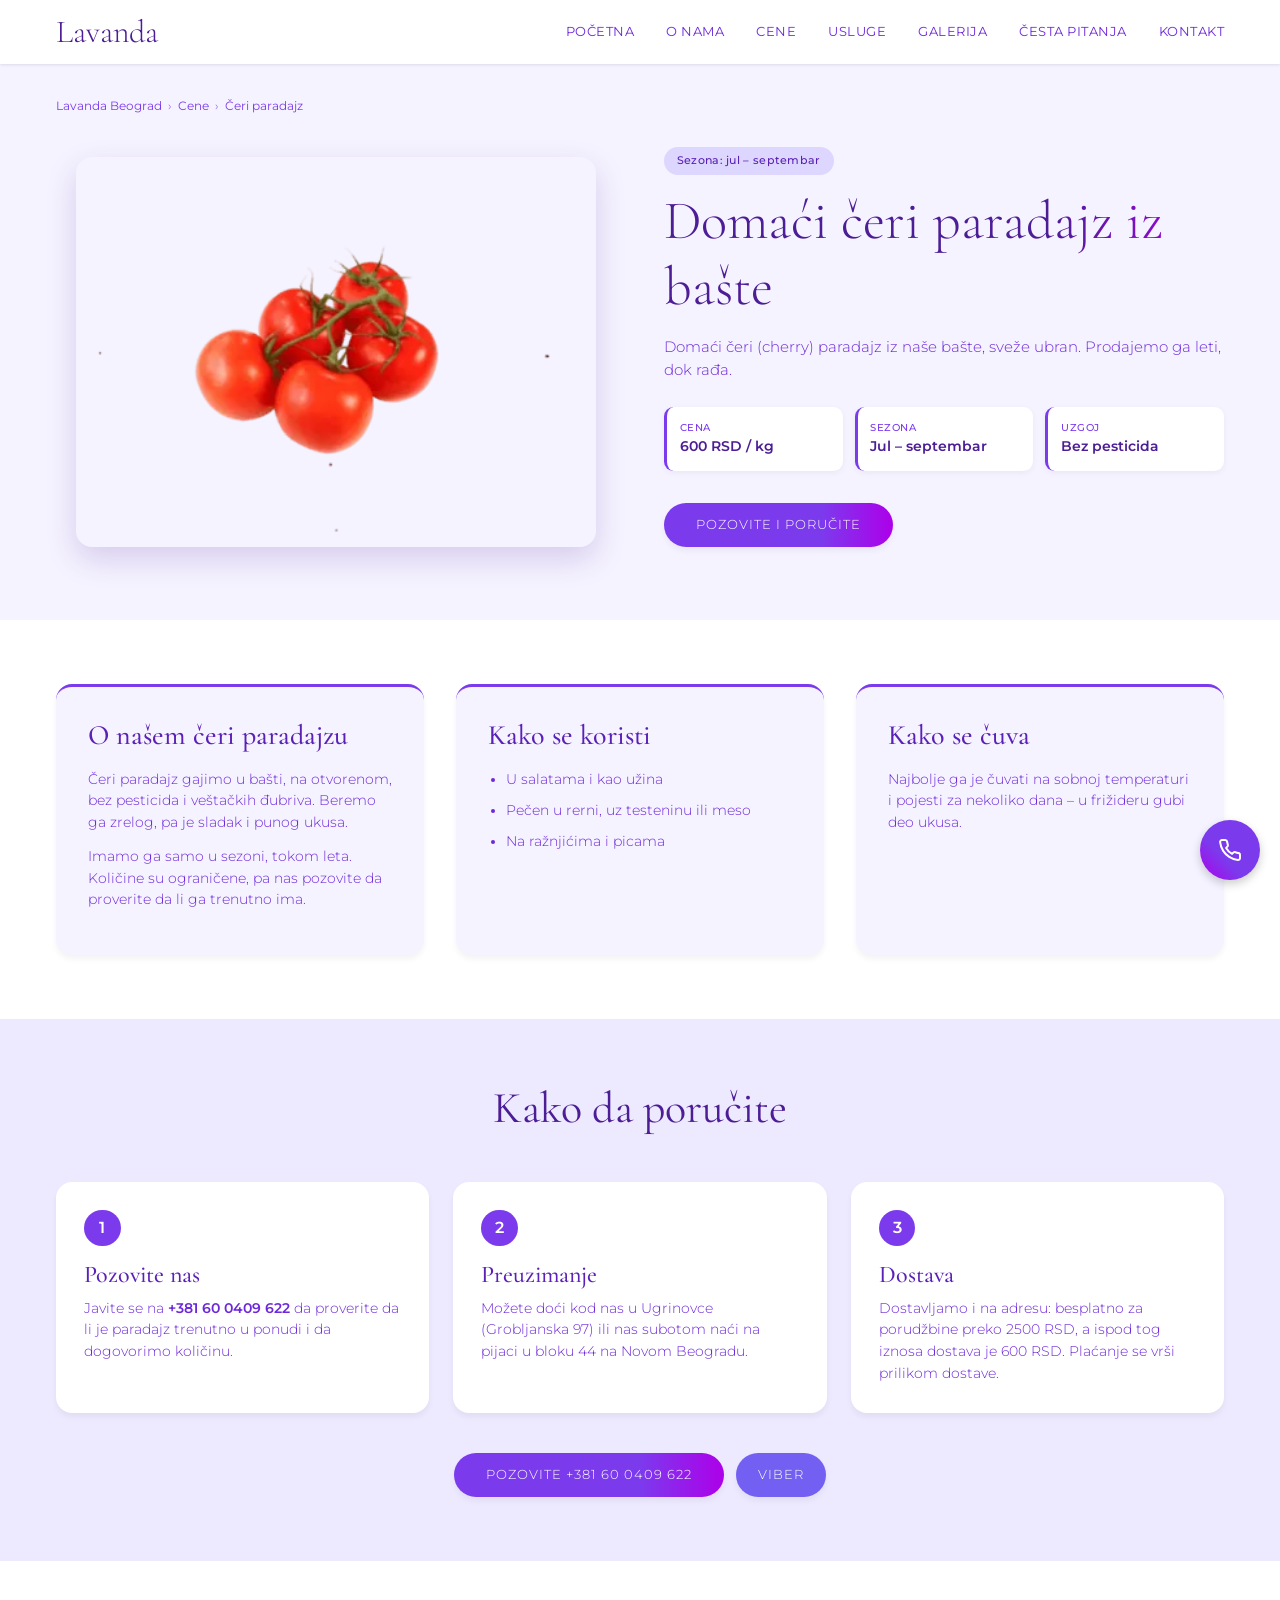
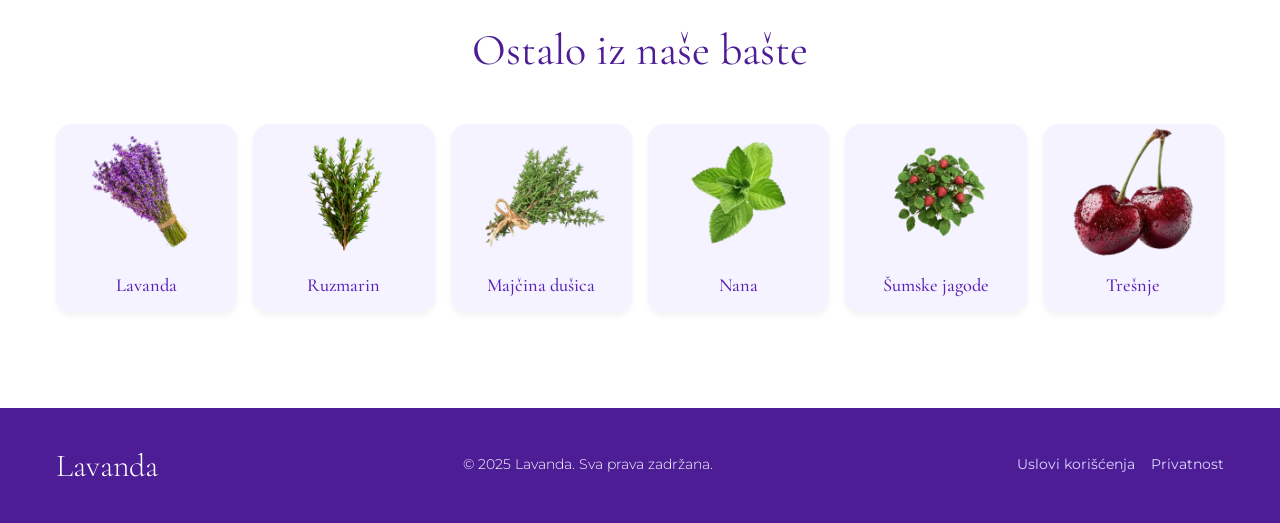
<file: ceri-paradajz.html>
<!DOCTYPE html>
<!--
  Autorska prava: Lavanda Beograd (lavandabeograd.com)
  Sajt napravio: Izrada sajtova RS - https://izrada-sajtova-rs.com/
-->
<html lang="sr">
<head>
  <meta charset="UTF-8">
  <meta name="viewport" content="width=device-width, initial-scale=1.0">
  <title>Čeri paradajz Beograd - prodaja domaćeg cherry paradajza | Lavanda Beograd</title>
  <meta name="description" content="Domaći čeri (cherry) paradajz iz naše bašte u Ugrinovcima kod Beograda, sveže ubran. Bez pesticida i veštačkih đubriva. Prodaja u letnjoj sezoni.">

  <!-- Canonical URL -->
  <link rel="canonical" href="https://lavandabeograd.com/ceri-paradajz">

  <!-- Favicon -->
  <link rel="apple-touch-icon" sizes="180x180" href="logo/favicon-180x180w.png">
  <link rel="icon" type="image/png" sizes="32x32" href="logo/favicon-32x32w.png">
  <link rel="icon" type="image/png" sizes="16x16" href="logo/favicon-16x16w.png">
  <meta name="theme-color" content="#ddd6fe">

  <!-- Open Graph / Facebook -->
  <meta property="og:type" content="website">
  <meta property="og:url" content="https://lavandabeograd.com/ceri-paradajz">
  <meta property="og:title" content="Čeri paradajz Beograd - prodaja domaćeg cherry paradajza">
  <meta property="og:description" content="Domaći čeri (cherry) paradajz iz naše bašte u Ugrinovcima kod Beograda, sveže ubran. Bez pesticida i veštačkih đubriva. Prodaja u letnjoj sezoni.">
  <meta property="og:image" content="https://lavandabeograd.com/slike/cherry-tomato-paradajz-beograd.png">
  <meta property="og:locale" content="sr_RS">
  <meta property="og:site_name" content="Lavanda Beograd">

  <!-- Twitter -->
  <meta name="twitter:card" content="summary_large_image">
  <meta name="twitter:title" content="Čeri paradajz Beograd - prodaja domaćeg cherry paradajza">
  <meta name="twitter:description" content="Domaći čeri (cherry) paradajz iz naše bašte u Ugrinovcima kod Beograda, sveže ubran. Bez pesticida i veštačkih đubriva. Prodaja u letnjoj sezoni.">
  <meta name="twitter:image" content="https://lavandabeograd.com/slike/cherry-tomato-paradajz-beograd.png">


  <!-- CSS -->
  <link rel="stylesheet" href="css/style.css">

<script type="application/ld+json">
{
  "@context": "https://schema.org",
  "@type": "BreadcrumbList",
  "itemListElement": [
    { "@type": "ListItem", "position": 1, "name": "Lavanda Beograd", "item": "https://lavandabeograd.com/" },
    { "@type": "ListItem", "position": 2, "name": "Čeri paradajz", "item": "https://lavandabeograd.com/ceri-paradajz" }
  ]
}
</script>

<script type="application/ld+json">
{
  "@context": "https://schema.org",
  "@type": "Product",
  "name": "Čeri (cherry) paradajz",
  "image": "https://lavandabeograd.com/slike/cherry-tomato-paradajz-beograd.png",
  "description": "Domaći čeri (cherry) paradajz iz naše bašte u Ugrinovcima kod Beograda, sveže ubran. Bez pesticida i veštačkih đubriva. Prodaja u letnjoj sezoni.",
  "offers": {
    "@type": "Offer",
    "priceCurrency": "RSD",
    "price": "600",
    "availability": "https://schema.org/OutOfStock",
    "url": "https://lavandabeograd.com/ceri-paradajz"
  }
}
</script>

<!-- Google tag (gtag.js) -->
<script async src="https://www.googletagmanager.com/gtag/js?id=G-FERK45RCCM"></script>
<script>
  window.dataLayer = window.dataLayer || [];
  function gtag(){dataLayer.push(arguments);}
  gtag('js', new Date());

  gtag('config', 'G-FERK45RCCM');
</script>
</head>
<body>
  <header class="sticky-header">
    <div class="container header-container">
      <a href="/" class="logo">
        <span class="logo-text">Lavanda</span>
      </a>
      <nav class="main-nav" id="main-nav">
        <ul class="nav-list">
          <li><a href="/" class="nav-link">Početna</a></li>
          <li><a href="/#o-nama" class="nav-link">O nama</a></li>
          <li><a href="/#cene" class="nav-link">Cene</a></li>
          <li><a href="/#usluge" class="nav-link">Usluge</a></li>
          <li><a href="/#galerija" class="nav-link">Galerija</a></li>
          <li><a href="/#faq" class="nav-link">Česta pitanja</a></li>
          <li><a href="/#kontakt" class="nav-link">Kontakt</a></li>
        </ul>
      </nav>
      <button class="mobile-menu-btn" id="mobile-menu-btn" aria-label="Otvori meni">
        <svg xmlns="http://www.w3.org/2000/svg" width="24" height="24" viewBox="0 0 24 24" fill="none" stroke="currentColor" stroke-width="2" stroke-linecap="round" stroke-linejoin="round">
          <line x1="3" y1="12" x2="21" y2="12"></line>
          <line x1="3" y1="6" x2="21" y2="6"></line>
          <line x1="3" y1="18" x2="21" y2="18"></line>
        </svg>
      </button>
    </div>
  </header>

  <main>
    <!-- Hero -->
    <section class="plant-hero">
      <div class="container">
        <nav class="breadcrumb" aria-label="Putanja">
          <a href="/">Lavanda Beograd</a><span>&rsaquo;</span><a href="/#cene">Cene</a><span>&rsaquo;</span>Čeri paradajz
        </nav>
        <div class="plant-hero-grid">
          <div class="plant-hero-image">
            <img src="slike/cherry-tomato-paradajz-beograd.webp" alt="Čeri paradajz prodaja Beograd" width="400" height="300">
          </div>
          <div class="plant-hero-body">
            <span class="season-badge season-inline" data-season="7-9">Sezona: jul – septembar</span>
            <h1 class="plant-title">Domaći čeri paradajz iz bašte</h1>
            <p class="plant-lead">Domaći čeri (cherry) paradajz iz naše bašte, sveže ubran. Prodajemo ga leti, dok rađa.</p>
            <div class="plant-facts">
              <div class="plant-fact">
                <span class="plant-fact-label">Cena</span>
                <span class="plant-fact-value">600 RSD / kg</span>
              </div>
              <div class="plant-fact">
                <span class="plant-fact-label">Sezona</span>
                <span class="plant-fact-value">Jul – septembar</span>
              </div>
              <div class="plant-fact">
                <span class="plant-fact-label">Uzgoj</span>
                <span class="plant-fact-value">Bez pesticida</span>
              </div>
            </div>
            <a href="tel:+381600409622" class="btn btn-primary pulse-btn trackcall">Pozovite i poručite</a>
          </div>
        </div>
      </div>
    </section>

    <!-- O biljci -->
    <section class="plant-details">
      <div class="container">
        <div class="plant-details-grid">
          <div class="plant-info-card">
            <h2>O našem čeri paradajzu</h2>
            <p>Čeri paradajz gajimo u bašti, na otvorenom, bez pesticida i veštačkih đubriva. Beremo ga zrelog, pa je sladak i punog ukusa.</p>
            <p>Imamo ga samo u sezoni, tokom leta. Količine su ograničene, pa nas pozovite da proverite da li ga trenutno ima.</p>
          </div>
          <div class="plant-info-card">
            <h2>Kako se koristi</h2>
            <ul>
              <li>U salatama i kao užina</li>
              <li>Pečen u rerni, uz testeninu ili meso</li>
              <li>Na ražnjićima i picama</li>
            </ul>
          </div>
          <div class="plant-info-card">
            <h2>Kako se čuva</h2>
            <p>Najbolje ga je čuvati na sobnoj temperaturi i pojesti za nekoliko dana – u frižideru gubi deo ukusa.</p>
          </div>
        </div>
      </div>
    </section>

    <!-- Kako poručiti -->
    <section class="plant-order">
      <div class="container">
        <h2 class="section-title">Kako da poručite</h2>
        <div class="order-steps">
          <div class="order-step">
            <div class="order-step-number">1</div>
            <h3>Pozovite nas</h3>
            <p>Javite se na <a href="tel:+381600409622" class="bold trackcall">+381 60 0409 622</a> da proverite da li je paradajz trenutno u ponudi i da dogovorimo količinu.</p>
          </div>
          <div class="order-step">
            <div class="order-step-number">2</div>
            <h3>Preuzimanje</h3>
            <p>Možete doći kod nas u Ugrinovce (Grobljanska 97) ili nas subotom naći na pijaci u bloku 44 na Novom Beogradu.</p>
          </div>
          <div class="order-step">
            <div class="order-step-number">3</div>
            <h3>Dostava</h3>
            <p>Dostavljamo i na adresu: besplatno za porudžbine preko 2500 RSD, a ispod tog iznosa dostava je 600 RSD. Plaćanje se vrši prilikom dostave.</p>
          </div>
        </div>
        <div class="plant-order-cta">
          <a href="tel:+381600409622" class="btn btn-primary pulse-btn trackcall">Pozovite +381 60 0409 622</a>
          <a href="viber://chat?number=%2B381600409622" class="btn btn-chat btn-viber">Viber</a>
        </div>
      </div>
    </section>

    <!-- Ostale biljke -->
    <section class="other-plants">
      <div class="container">
        <h2 class="section-title">Ostalo iz naše bašte</h2>
        <div class="other-plants-grid">
          <a href="/" class="other-plant">
            <div class="other-plant-image"><img src="slike/lafanda5.webp" alt="Lavanda Beograd" loading="lazy" width="400" height="300"></div>
            <span class="other-plant-name">Lavanda</span>
          </a>
          <a href="ruzmarin" class="other-plant">
            <div class="other-plant-image"><img src="slike/ruzmarin.webp" alt="Ruzmarin Beograd" loading="lazy" width="400" height="300"></div>
            <span class="other-plant-name">Ruzmarin</span>
          </a>
          <a href="majcina-dusica" class="other-plant">
            <div class="other-plant-image"><img src="slike/majcina-dusica-prodaja-beograd.webp" alt="Majčina dušica Beograd" loading="lazy" width="400" height="300"></div>
            <span class="other-plant-name">Majčina dušica</span>
          </a>
          <a href="nana" class="other-plant">
            <div class="other-plant-image"><img src="slike/nana-prodaja-beograd.webp" alt="Nana Beograd" loading="lazy" width="400" height="300"></div>
            <span class="other-plant-name">Nana</span>
          </a>
          <a href="sumske-jagode" class="other-plant">
            <div class="other-plant-image"><img src="slike/sumske-jagode.webp" alt="Šumske jagode Beograd" loading="lazy" width="400" height="300"></div>
            <span class="other-plant-name">Šumske jagode</span>
          </a>
          <a href="tresnje" class="other-plant">
            <div class="other-plant-image"><img src="slike/tresnje.webp" alt="Tre&scaron;nje Beograd" loading="lazy" width="400" height="300"></div>
            <span class="other-plant-name">Trešnje</span>
          </a>
        </div>
      </div>
    </section>
  </main>

  <footer class="footer">
    <div class="container">
      <div class="footer-content">
        <div class="footer-logo">
          <span class="logo-text">Lavanda</span>
        </div>
        <div class="footer-copyright">
          <p>&copy; 2025 Lavanda. Sva prava zadržana.</p>
        </div>
        <div class="footer-links">
          <a href="uslovi-koriscenja" class="footer-link">Uslovi korišćenja</a>
          <a href="politika-privatnosti" class="footer-link">Privatnost</a>
        </div>
      </div>
    </div>
  </footer>

  <!-- Call Button -->
  <a href="tel:+381600409622" class="call-button call-button-low trackcall" aria-label="Pozovite nas">
    <svg xmlns="http://www.w3.org/2000/svg" width="24" height="24" viewBox="0 0 24 24" fill="none" stroke="currentColor" stroke-width="2" stroke-linecap="round" stroke-linejoin="round">
      <path d="M22 16.92v3a2 2 0 0 1-2.18 2 19.79 19.79 0 0 1-8.63-3.07 19.5 19.5 0 0 1-6-6 19.79 19.79 0 0 1-3.07-8.67A2 2 0 0 1 4.11 2h3a2 2 0 0 1 2 1.72 12.84 12.84 0 0 0 .7 2.81 2 2 0 0 1-.45 2.11L8.09 9.91a16 16 0 0 0 6 6l1.27-1.27a2 2 0 0 1 2.11-.45 12.84 12.84 0 0 0 2.81.7A2 2 0 0 1 22 16.92z"></path>
    </svg>
  </a>

  <script src="js/sezona.js"></script>
  <script src="js/biljke.js"></script>
</body>
</html>
</file>
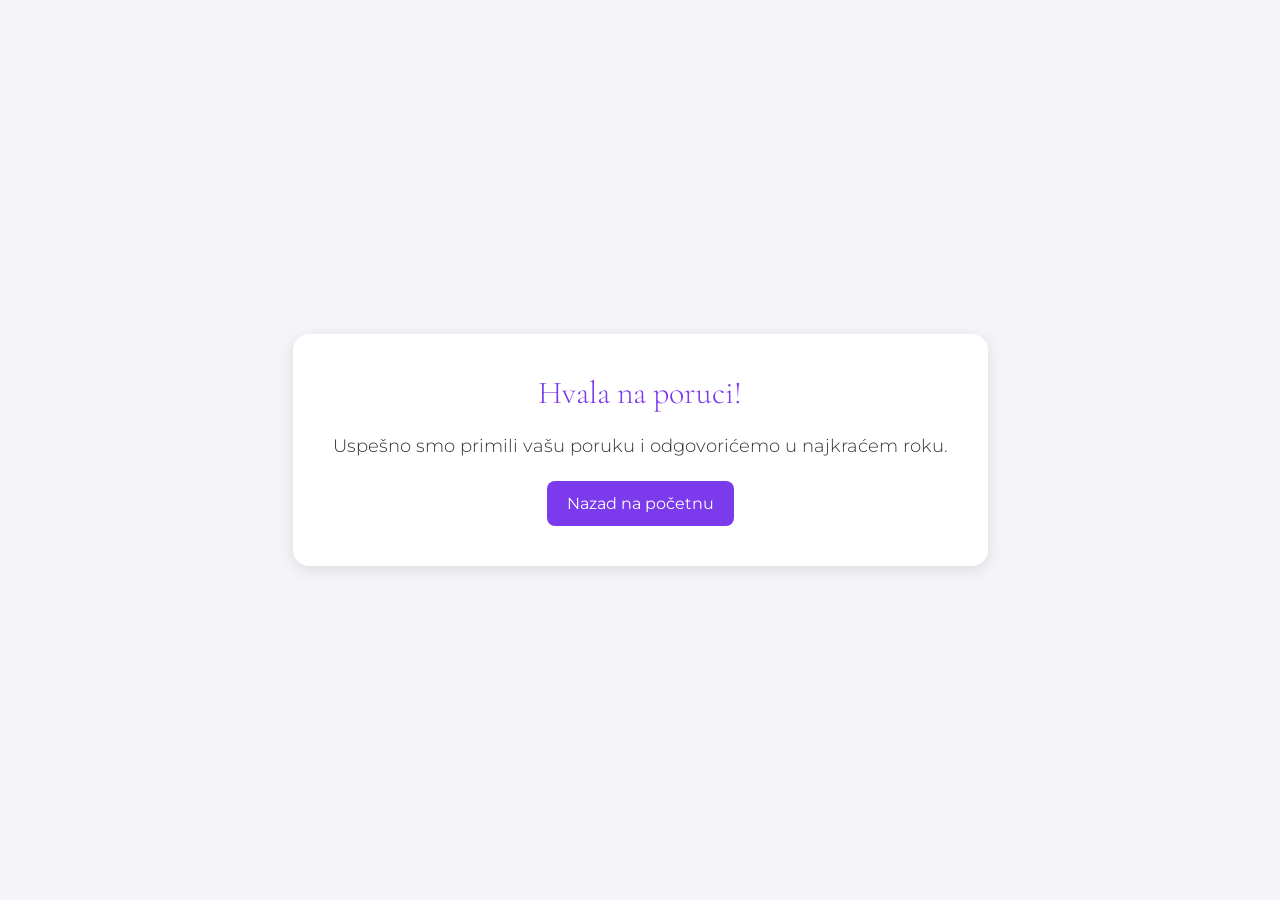
<file: hvala.html>
<!DOCTYPE html>
<!--
  Autorska prava: Lavanda Beograd (lavandabeograd.com)
  Sajt napravio: Izrada sajtova RS - https://izrada-sajtova-rs.com/
-->
<html lang="sr">
<head>
  <meta charset="UTF-8">
  <meta name="viewport" content="width=device-width, initial-scale=1.0">
  <title>Hvala na poruci</title>
  <meta name="robots" content="noindex">
  <link rel="stylesheet" href="css/style.css"> <!-- Koristi tvoj postojeći CSS -->
  <style>
    body {
      font-family: 'Montserrat', sans-serif;
      background-color: #f4f4f9;
      display: flex;
      align-items: center;
      justify-content: center;
      height: 100vh;
      text-align: center;
      padding: 20px;
    }
    .thank-you-box {
      background: white;
      padding: 40px;
      border-radius: 16px;
      box-shadow: 0 4px 16px rgba(0, 0, 0, 0.1);
    }
    .thank-you-box h1 {
      color: #7c3aed;
      margin-bottom: 20px;
    }
    .thank-you-box p {
      color: #333;
      font-size: 18px;
    }
    .thank-you-box a {
      display: inline-block;
      margin-top: 20px;
      color: white;
      background-color: #7c3aed;
      padding: 10px 20px;
      border-radius: 8px;
      text-decoration: none;
    }
    .thank-you-box a:hover {
      background-color: #5b21b6;
    }
  </style>
</head>
<body>
  <div class="thank-you-box">
    <h1>Hvala na poruci!</h1>
    <p>Uspešno smo primili vašu poruku i odgovorićemo u najkraćem roku.</p>
    <a href="index.html">Nazad na početnu</a>
  </div>
</body>
</html>
</file>
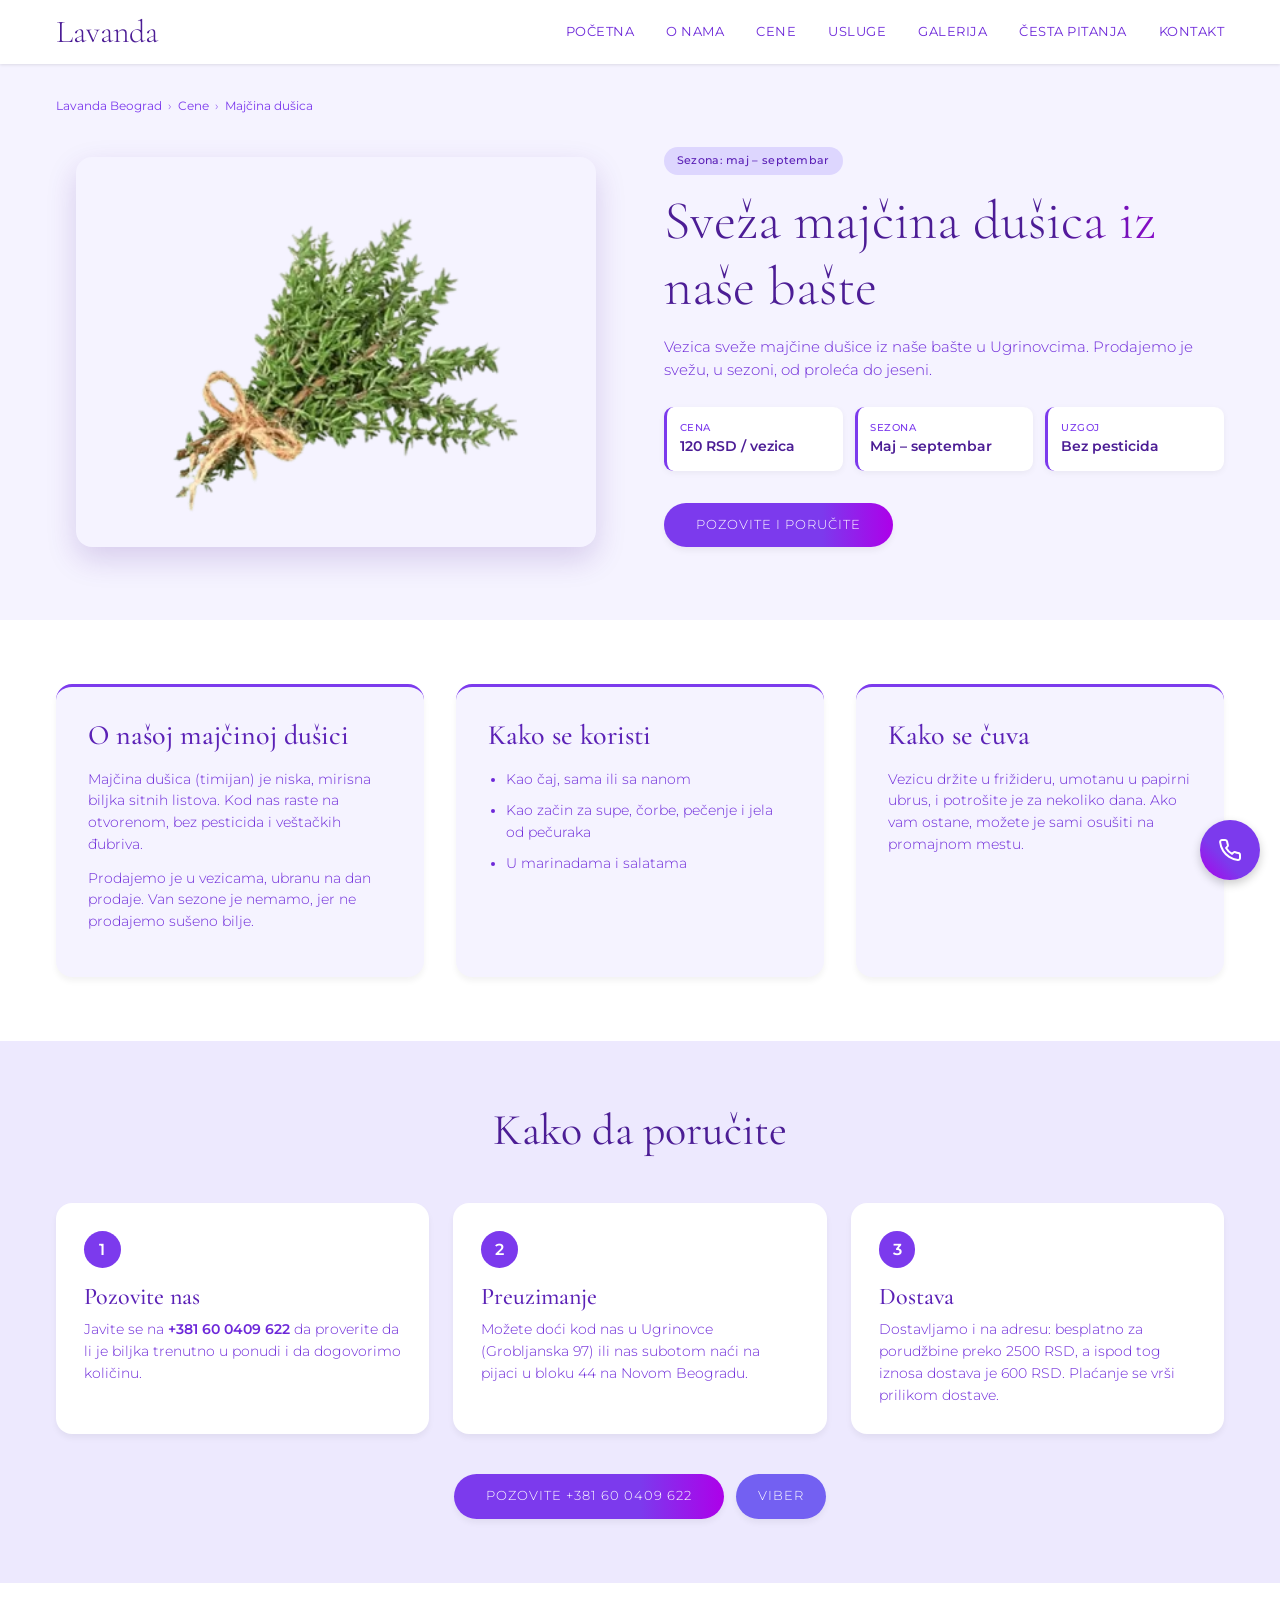
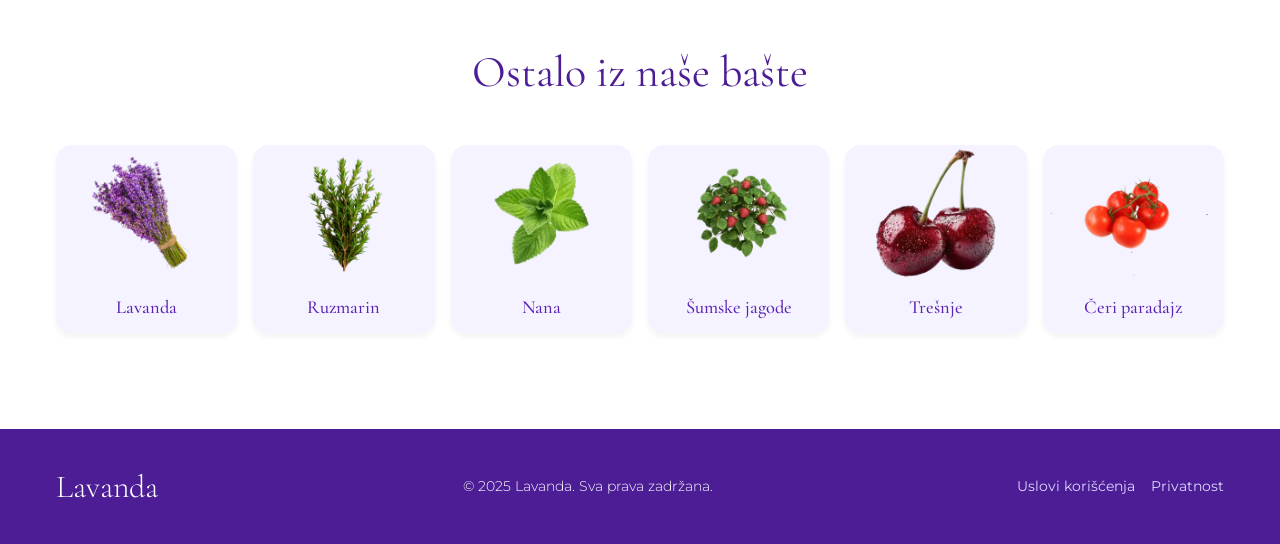
<file: majcina-dusica.html>
<!DOCTYPE html>
<!--
  Autorska prava: Lavanda Beograd (lavandabeograd.com)
  Sajt napravio: Izrada sajtova RS - https://izrada-sajtova-rs.com/
-->
<html lang="sr">
<head>
  <meta charset="UTF-8">
  <meta name="viewport" content="width=device-width, initial-scale=1.0">
  <title>Majčina dušica Beograd - prodaja sveže majčine dušice | Lavanda Beograd</title>
  <meta name="description" content="Vezica sveže majčine dušice iz naše bašte u Ugrinovcima kod Beograda. Uzgajana prirodno, bez pesticida i veštačkih đubriva. Prodaja u sezoni.">

  <!-- Canonical URL -->
  <link rel="canonical" href="https://lavandabeograd.com/majcina-dusica">

  <!-- Favicon -->
  <link rel="apple-touch-icon" sizes="180x180" href="logo/favicon-180x180w.png">
  <link rel="icon" type="image/png" sizes="32x32" href="logo/favicon-32x32w.png">
  <link rel="icon" type="image/png" sizes="16x16" href="logo/favicon-16x16w.png">
  <meta name="theme-color" content="#ddd6fe">

  <!-- Open Graph / Facebook -->
  <meta property="og:type" content="website">
  <meta property="og:url" content="https://lavandabeograd.com/majcina-dusica">
  <meta property="og:title" content="Majčina dušica Beograd - prodaja sveže majčine dušice">
  <meta property="og:description" content="Vezica sveže majčine dušice iz naše bašte u Ugrinovcima kod Beograda. Uzgajana prirodno, bez pesticida i veštačkih đubriva. Prodaja u sezoni.">
  <meta property="og:image" content="https://lavandabeograd.com/slike/majcina-dusica-prodaja-beograd.png">
  <meta property="og:locale" content="sr_RS">
  <meta property="og:site_name" content="Lavanda Beograd">

  <!-- Twitter -->
  <meta name="twitter:card" content="summary_large_image">
  <meta name="twitter:title" content="Majčina dušica Beograd - prodaja sveže majčine dušice">
  <meta name="twitter:description" content="Vezica sveže majčine dušice iz naše bašte u Ugrinovcima kod Beograda. Uzgajana prirodno, bez pesticida i veštačkih đubriva. Prodaja u sezoni.">
  <meta name="twitter:image" content="https://lavandabeograd.com/slike/majcina-dusica-prodaja-beograd.png">


  <!-- CSS -->
  <link rel="stylesheet" href="css/style.css">

<script type="application/ld+json">
{
  "@context": "https://schema.org",
  "@type": "BreadcrumbList",
  "itemListElement": [
    { "@type": "ListItem", "position": 1, "name": "Lavanda Beograd", "item": "https://lavandabeograd.com/" },
    { "@type": "ListItem", "position": 2, "name": "Majčina dušica", "item": "https://lavandabeograd.com/majcina-dusica" }
  ]
}
</script>

<script type="application/ld+json">
{
  "@context": "https://schema.org",
  "@type": "Product",
  "name": "Vezica sveže majčine dušice",
  "image": "https://lavandabeograd.com/slike/majcina-dusica-prodaja-beograd.png",
  "description": "Vezica sveže majčine dušice iz naše bašte u Ugrinovcima kod Beograda. Uzgajana prirodno, bez pesticida i veštačkih đubriva. Prodaja u sezoni.",
  "offers": {
    "@type": "Offer",
    "priceCurrency": "RSD",
    "price": "120",
    "availability": "https://schema.org/OutOfStock",
    "url": "https://lavandabeograd.com/majcina-dusica"
  }
}
</script>

<!-- Google tag (gtag.js) -->
<script>
  window.dataLayer = window.dataLayer || [];
  function gtag(){dataLayer.push(arguments);}
  gtag('js', new Date());

  gtag('config', 'G-FERK45RCCM');

  // Google Analytics se preuzima tek posle prve interakcije ili 5 s posle učitavanja,
  // da ne usporava prikaz stranice. Pozivi gtag() do tada čekaju u dataLayer redu.
  (function () {
    var loaded = false;
    var events = ['scroll', 'pointerdown', 'keydown', 'touchstart'];
    function loadGtag() {
      if (loaded) return;
      loaded = true;
      events.forEach(function (e) { window.removeEventListener(e, loadGtag); });
      var s = document.createElement('script');
      s.async = true;
      s.src = 'https://www.googletagmanager.com/gtag/js?id=G-FERK45RCCM';
      document.head.appendChild(s);
    }
    events.forEach(function (e) { window.addEventListener(e, loadGtag, { passive: true, once: true }); });
    window.addEventListener('load', function () { setTimeout(loadGtag, 5000); });
  })();
</script>
</head>
<body>
  <header class="sticky-header">
    <div class="container header-container">
      <a href="/" class="logo">
        <span class="logo-text">Lavanda</span>
      </a>
      <nav class="main-nav" id="main-nav">
        <ul class="nav-list">
          <li><a href="/" class="nav-link">Početna</a></li>
          <li><a href="/#o-nama" class="nav-link">O nama</a></li>
          <li><a href="/#cene" class="nav-link">Cene</a></li>
          <li><a href="/#usluge" class="nav-link">Usluge</a></li>
          <li><a href="/#galerija" class="nav-link">Galerija</a></li>
          <li><a href="/#faq" class="nav-link">Česta pitanja</a></li>
          <li><a href="/#kontakt" class="nav-link">Kontakt</a></li>
        </ul>
      </nav>
      <button class="mobile-menu-btn" id="mobile-menu-btn" aria-label="Otvori meni">
        <svg xmlns="http://www.w3.org/2000/svg" width="24" height="24" viewBox="0 0 24 24" fill="none" stroke="currentColor" stroke-width="2" stroke-linecap="round" stroke-linejoin="round">
          <line x1="3" y1="12" x2="21" y2="12"></line>
          <line x1="3" y1="6" x2="21" y2="6"></line>
          <line x1="3" y1="18" x2="21" y2="18"></line>
        </svg>
      </button>
    </div>
  </header>

  <main>
    <!-- Hero -->
    <section class="plant-hero">
      <div class="container">
        <nav class="breadcrumb" aria-label="Putanja">
          <a href="/">Lavanda Beograd</a><span>&rsaquo;</span><a href="/#cene">Cene</a><span>&rsaquo;</span>Majčina dušica
        </nav>
        <div class="plant-hero-grid">
          <div class="plant-hero-image">
            <img src="slike/majcina-dusica-prodaja-beograd.webp" alt="Majčina dušica prodaja Beograd" width="400" height="300">
          </div>
          <div class="plant-hero-body">
            <span class="season-badge season-inline" data-season="5-9">Sezona: maj – septembar</span>
            <h1 class="plant-title">Sveža majčina dušica iz naše bašte</h1>
            <p class="plant-lead">Vezica sveže majčine dušice iz naše bašte u Ugrinovcima. Prodajemo je svežu, u sezoni, od proleća do jeseni.</p>
            <div class="plant-facts">
              <div class="plant-fact">
                <span class="plant-fact-label">Cena</span>
                <span class="plant-fact-value">120 RSD / vezica</span>
              </div>
              <div class="plant-fact">
                <span class="plant-fact-label">Sezona</span>
                <span class="plant-fact-value">Maj – septembar</span>
              </div>
              <div class="plant-fact">
                <span class="plant-fact-label">Uzgoj</span>
                <span class="plant-fact-value">Bez pesticida</span>
              </div>
            </div>
            <a href="tel:+381600409622" class="btn btn-primary pulse-btn trackcall">Pozovite i poručite</a>
          </div>
        </div>
      </div>
    </section>

    <!-- O biljci -->
    <section class="plant-details">
      <div class="container">
        <div class="plant-details-grid">
          <div class="plant-info-card">
            <h2>O našoj majčinoj dušici</h2>
            <p>Majčina dušica (timijan) je niska, mirisna biljka sitnih listova. Kod nas raste na otvorenom, bez pesticida i veštačkih đubriva.</p>
            <p>Prodajemo je u vezicama, ubranu na dan prodaje. Van sezone je nemamo, jer ne prodajemo sušeno bilje.</p>
          </div>
          <div class="plant-info-card">
            <h2>Kako se koristi</h2>
            <ul>
              <li>Kao čaj, sama ili sa nanom</li>
              <li>Kao začin za supe, čorbe, pečenje i jela od pečuraka</li>
              <li>U marinadama i salatama</li>
            </ul>
          </div>
          <div class="plant-info-card">
            <h2>Kako se čuva</h2>
            <p>Vezicu držite u frižideru, umotanu u papirni ubrus, i potrošite je za nekoliko dana. Ako vam ostane, možete je sami osušiti na promajnom mestu.</p>
          </div>
        </div>
      </div>
    </section>

    <!-- Kako poručiti -->
    <section class="plant-order">
      <div class="container">
        <h2 class="section-title">Kako da poručite</h2>
        <div class="order-steps">
          <div class="order-step">
            <div class="order-step-number">1</div>
            <h3>Pozovite nas</h3>
            <p>Javite se na <a href="tel:+381600409622" class="bold trackcall">+381 60 0409 622</a> da proverite da li je biljka trenutno u ponudi i da dogovorimo količinu.</p>
          </div>
          <div class="order-step">
            <div class="order-step-number">2</div>
            <h3>Preuzimanje</h3>
            <p>Možete doći kod nas u Ugrinovce (Grobljanska 97) ili nas subotom naći na pijaci u bloku 44 na Novom Beogradu.</p>
          </div>
          <div class="order-step">
            <div class="order-step-number">3</div>
            <h3>Dostava</h3>
            <p>Dostavljamo i na adresu: besplatno za porudžbine preko 2500 RSD, a ispod tog iznosa dostava je 600 RSD. Plaćanje se vrši prilikom dostave.</p>
          </div>
        </div>
        <div class="plant-order-cta">
          <a href="tel:+381600409622" class="btn btn-primary pulse-btn trackcall">Pozovite +381 60 0409 622</a>
          <a href="viber://chat?number=%2B381600409622" class="btn btn-chat btn-viber">Viber</a>
        </div>
      </div>
    </section>

    <!-- Ostale biljke -->
    <section class="other-plants">
      <div class="container">
        <h2 class="section-title">Ostalo iz naše bašte</h2>
        <div class="other-plants-grid">
          <a href="/" class="other-plant">
            <div class="other-plant-image"><img src="slike/lafanda5.webp" alt="Lavanda Beograd" loading="lazy" width="400" height="300"></div>
            <span class="other-plant-name">Lavanda</span>
          </a>
          <a href="ruzmarin" class="other-plant">
            <div class="other-plant-image"><img src="slike/ruzmarin.webp" alt="Ruzmarin Beograd" loading="lazy" width="400" height="300"></div>
            <span class="other-plant-name">Ruzmarin</span>
          </a>
          <a href="nana" class="other-plant">
            <div class="other-plant-image"><img src="slike/nana-prodaja-beograd.webp" alt="Nana Beograd" loading="lazy" width="400" height="300"></div>
            <span class="other-plant-name">Nana</span>
          </a>
          <a href="sumske-jagode" class="other-plant">
            <div class="other-plant-image"><img src="slike/sumske-jagode.webp" alt="Šumske jagode Beograd" loading="lazy" width="400" height="300"></div>
            <span class="other-plant-name">Šumske jagode</span>
          </a>
          <a href="tresnje" class="other-plant">
            <div class="other-plant-image"><img src="slike/tresnje.webp" alt="Tre&scaron;nje Beograd" loading="lazy" width="400" height="300"></div>
            <span class="other-plant-name">Trešnje</span>
          </a>
          <a href="ceri-paradajz" class="other-plant">
            <div class="other-plant-image"><img src="slike/cherry-tomato-paradajz-beograd.webp" alt="Čeri paradajz Beograd" loading="lazy" width="400" height="300"></div>
            <span class="other-plant-name">Čeri paradajz</span>
          </a>
        </div>
      </div>
    </section>
  </main>

  <footer class="footer">
    <div class="container">
      <div class="footer-content">
        <div class="footer-logo">
          <span class="logo-text">Lavanda</span>
        </div>
        <div class="footer-copyright">
          <p>&copy; 2025 Lavanda. Sva prava zadržana.</p>
        </div>
        <div class="footer-links">
          <a href="uslovi-koriscenja" class="footer-link">Uslovi korišćenja</a>
          <a href="politika-privatnosti" class="footer-link">Privatnost</a>
        </div>
      </div>
    </div>
  </footer>

  <!-- Call Button -->
  <a href="tel:+381600409622" class="call-button call-button-low trackcall" aria-label="Pozovite nas">
    <svg xmlns="http://www.w3.org/2000/svg" width="24" height="24" viewBox="0 0 24 24" fill="none" stroke="currentColor" stroke-width="2" stroke-linecap="round" stroke-linejoin="round">
      <path d="M22 16.92v3a2 2 0 0 1-2.18 2 19.79 19.79 0 0 1-8.63-3.07 19.5 19.5 0 0 1-6-6 19.79 19.79 0 0 1-3.07-8.67A2 2 0 0 1 4.11 2h3a2 2 0 0 1 2 1.72 12.84 12.84 0 0 0 .7 2.81 2 2 0 0 1-.45 2.11L8.09 9.91a16 16 0 0 0 6 6l1.27-1.27a2 2 0 0 1 2.11-.45 12.84 12.84 0 0 0 2.81.7A2 2 0 0 1 22 16.92z"></path>
    </svg>
  </a>

  <script src="js/sezona.js"></script>
  <script src="js/biljke.js"></script>
</body>
</html>
</file>
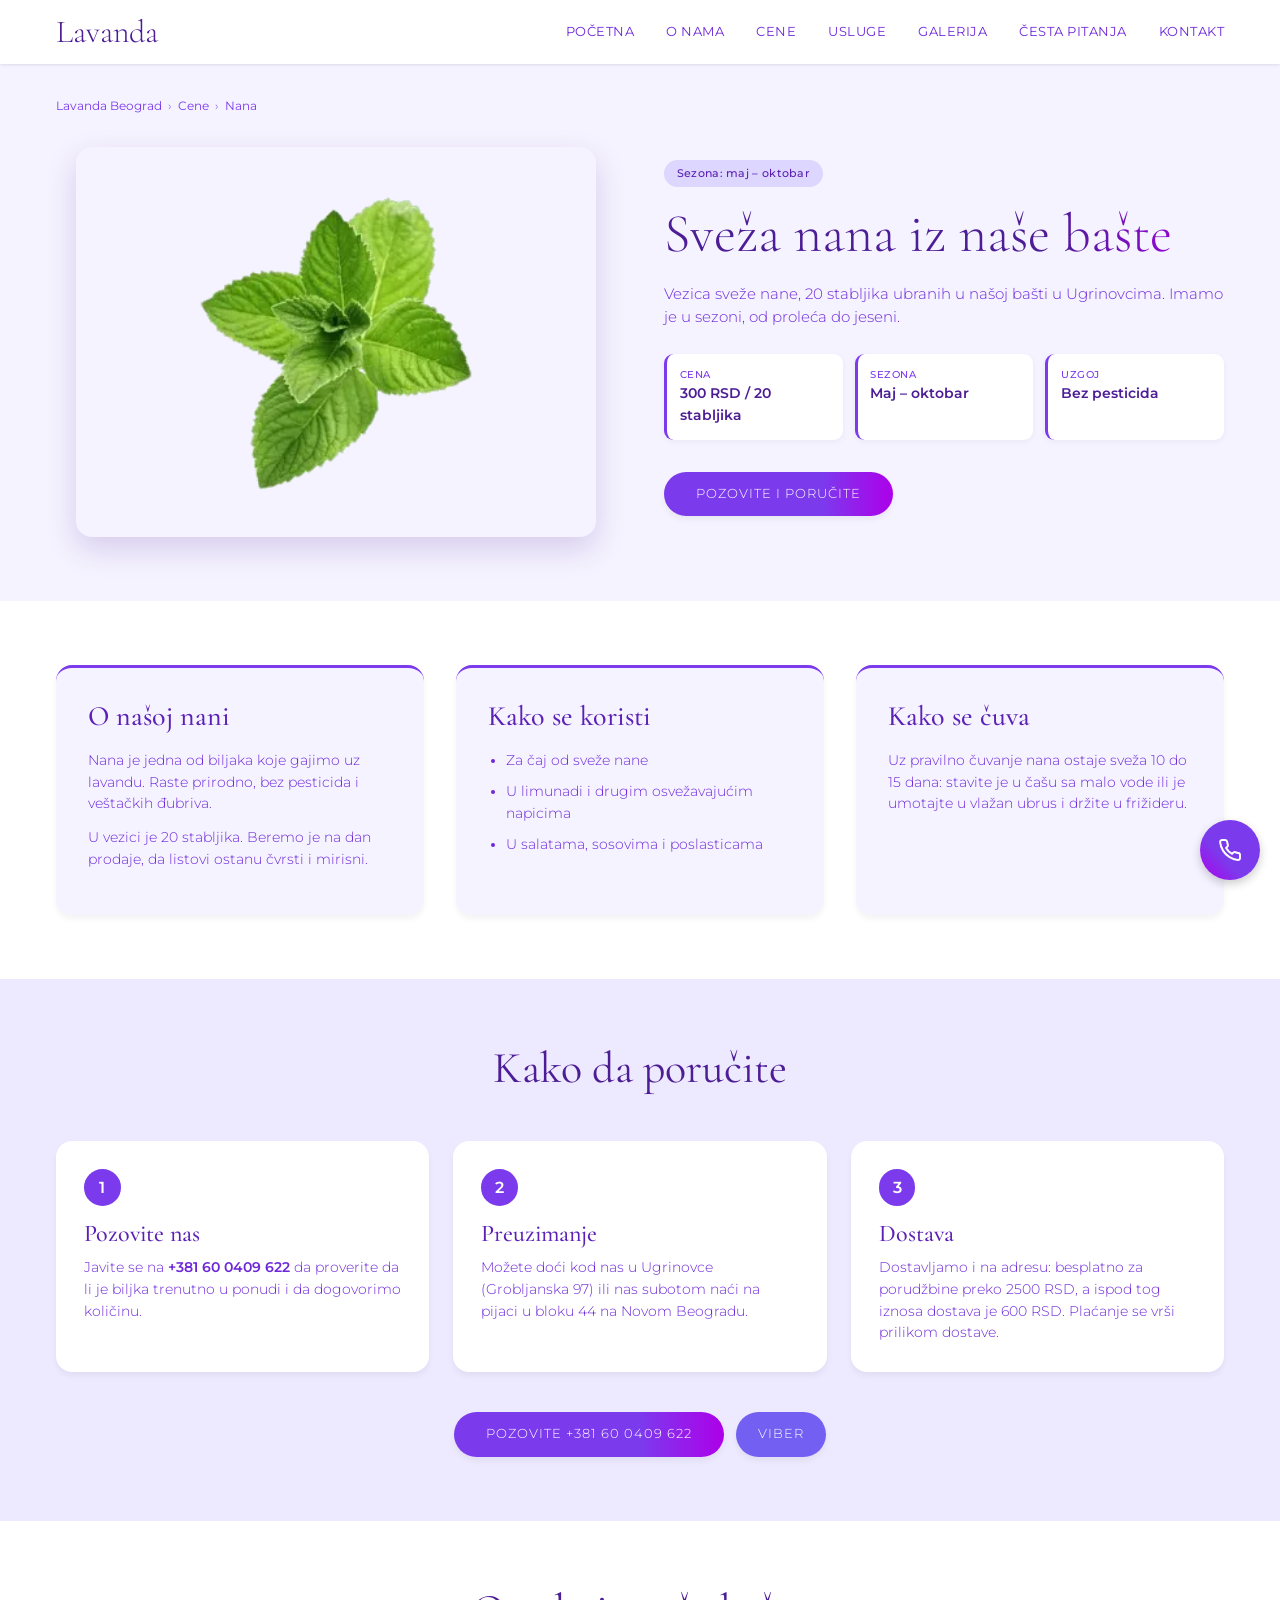
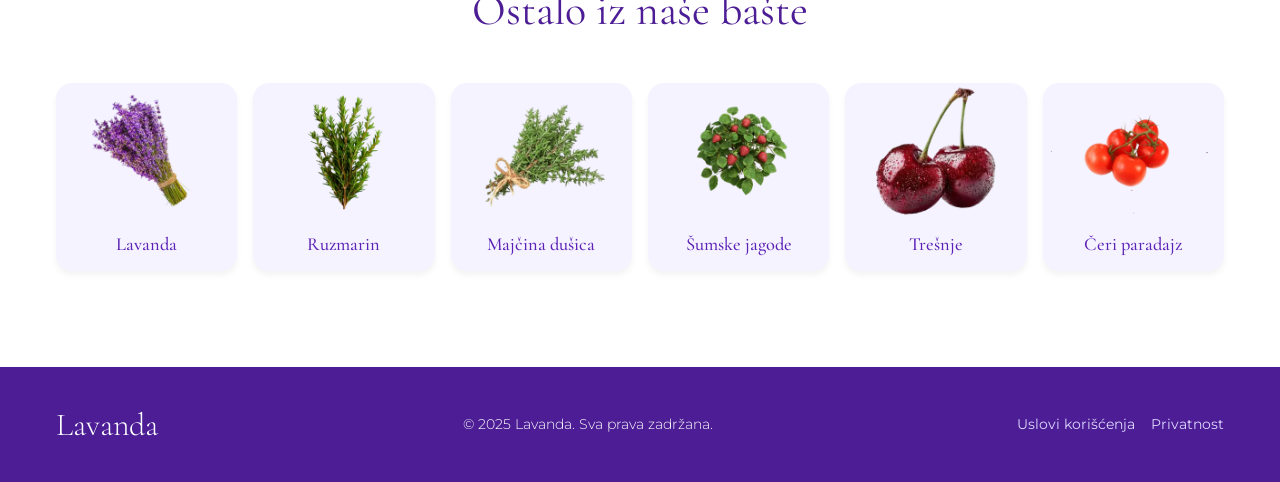
<file: nana.html>
<!DOCTYPE html>
<!--
  Autorska prava: Lavanda Beograd (lavandabeograd.com)
  Sajt napravio: Izrada sajtova RS - https://izrada-sajtova-rs.com/
-->
<html lang="sr">
<head>
  <meta charset="UTF-8">
  <meta name="viewport" content="width=device-width, initial-scale=1.0">
  <title>Nana Beograd - prodaja sveže nane | Lavanda Beograd</title>
  <meta name="description" content="Vezica sveže nane iz naše bašte u Ugrinovcima kod Beograda, 20 stabljika u vezici. Bez pesticida i veštačkih đubriva. Prodaja u sezoni.">

  <!-- Canonical URL -->
  <link rel="canonical" href="https://lavandabeograd.com/nana">

  <!-- Favicon -->
  <link rel="apple-touch-icon" sizes="180x180" href="logo/favicon-180x180w.png">
  <link rel="icon" type="image/png" sizes="32x32" href="logo/favicon-32x32w.png">
  <link rel="icon" type="image/png" sizes="16x16" href="logo/favicon-16x16w.png">
  <meta name="theme-color" content="#ddd6fe">

  <!-- Open Graph / Facebook -->
  <meta property="og:type" content="website">
  <meta property="og:url" content="https://lavandabeograd.com/nana">
  <meta property="og:title" content="Nana Beograd - prodaja sveže nane">
  <meta property="og:description" content="Vezica sveže nane iz naše bašte u Ugrinovcima kod Beograda, 20 stabljika u vezici. Bez pesticida i veštačkih đubriva. Prodaja u sezoni.">
  <meta property="og:image" content="https://lavandabeograd.com/slike/nana-prodaja-beograd.png">
  <meta property="og:locale" content="sr_RS">
  <meta property="og:site_name" content="Lavanda Beograd">

  <!-- Twitter -->
  <meta name="twitter:card" content="summary_large_image">
  <meta name="twitter:title" content="Nana Beograd - prodaja sveže nane">
  <meta name="twitter:description" content="Vezica sveže nane iz naše bašte u Ugrinovcima kod Beograda, 20 stabljika u vezici. Bez pesticida i veštačkih đubriva. Prodaja u sezoni.">
  <meta name="twitter:image" content="https://lavandabeograd.com/slike/nana-prodaja-beograd.png">


  <!-- CSS -->
  <link rel="stylesheet" href="css/style.css">

<script type="application/ld+json">
{
  "@context": "https://schema.org",
  "@type": "BreadcrumbList",
  "itemListElement": [
    { "@type": "ListItem", "position": 1, "name": "Lavanda Beograd", "item": "https://lavandabeograd.com/" },
    { "@type": "ListItem", "position": 2, "name": "Nana", "item": "https://lavandabeograd.com/nana" }
  ]
}
</script>

<script type="application/ld+json">
{
  "@context": "https://schema.org",
  "@type": "Product",
  "name": "Vezica sveže nane",
  "image": "https://lavandabeograd.com/slike/nana-prodaja-beograd.png",
  "description": "Vezica sveže nane iz naše bašte u Ugrinovcima kod Beograda, 20 stabljika u vezici. Bez pesticida i veštačkih đubriva. Prodaja u sezoni.",
  "offers": {
    "@type": "Offer",
    "priceCurrency": "RSD",
    "price": "300",
    "availability": "https://schema.org/InStock",
    "url": "https://lavandabeograd.com/nana"
  }
}
</script>

<!-- Google tag (gtag.js) -->
<script>
  window.dataLayer = window.dataLayer || [];
  function gtag(){dataLayer.push(arguments);}
  gtag('js', new Date());

  gtag('config', 'G-FERK45RCCM');

  // Google Analytics se preuzima tek posle prve interakcije ili 5 s posle učitavanja,
  // da ne usporava prikaz stranice. Pozivi gtag() do tada čekaju u dataLayer redu.
  (function () {
    var loaded = false;
    var events = ['scroll', 'pointerdown', 'keydown', 'touchstart'];
    function loadGtag() {
      if (loaded) return;
      loaded = true;
      events.forEach(function (e) { window.removeEventListener(e, loadGtag); });
      var s = document.createElement('script');
      s.async = true;
      s.src = 'https://www.googletagmanager.com/gtag/js?id=G-FERK45RCCM';
      document.head.appendChild(s);
    }
    events.forEach(function (e) { window.addEventListener(e, loadGtag, { passive: true, once: true }); });
    window.addEventListener('load', function () { setTimeout(loadGtag, 5000); });
  })();
</script>
</head>
<body>
  <header class="sticky-header">
    <div class="container header-container">
      <a href="/" class="logo">
        <span class="logo-text">Lavanda</span>
      </a>
      <nav class="main-nav" id="main-nav">
        <ul class="nav-list">
          <li><a href="/" class="nav-link">Početna</a></li>
          <li><a href="/#o-nama" class="nav-link">O nama</a></li>
          <li><a href="/#cene" class="nav-link">Cene</a></li>
          <li><a href="/#usluge" class="nav-link">Usluge</a></li>
          <li><a href="/#galerija" class="nav-link">Galerija</a></li>
          <li><a href="/#faq" class="nav-link">Česta pitanja</a></li>
          <li><a href="/#kontakt" class="nav-link">Kontakt</a></li>
        </ul>
      </nav>
      <button class="mobile-menu-btn" id="mobile-menu-btn" aria-label="Otvori meni">
        <svg xmlns="http://www.w3.org/2000/svg" width="24" height="24" viewBox="0 0 24 24" fill="none" stroke="currentColor" stroke-width="2" stroke-linecap="round" stroke-linejoin="round">
          <line x1="3" y1="12" x2="21" y2="12"></line>
          <line x1="3" y1="6" x2="21" y2="6"></line>
          <line x1="3" y1="18" x2="21" y2="18"></line>
        </svg>
      </button>
    </div>
  </header>

  <main>
    <!-- Hero -->
    <section class="plant-hero">
      <div class="container">
        <nav class="breadcrumb" aria-label="Putanja">
          <a href="/">Lavanda Beograd</a><span>&rsaquo;</span><a href="/#cene">Cene</a><span>&rsaquo;</span>Nana
        </nav>
        <div class="plant-hero-grid">
          <div class="plant-hero-image">
            <img src="slike/nana-prodaja-beograd.webp" alt="Nana prodaja Beograd" width="400" height="300">
          </div>
          <div class="plant-hero-body">
            <span class="season-badge season-inline" data-season="5-10">Sezona: maj – oktobar</span>
            <h1 class="plant-title">Sveža nana iz naše bašte</h1>
            <p class="plant-lead">Vezica sveže nane, 20 stabljika ubranih u našoj bašti u Ugrinovcima. Imamo je u sezoni, od proleća do jeseni.</p>
            <div class="plant-facts">
              <div class="plant-fact">
                <span class="plant-fact-label">Cena</span>
                <span class="plant-fact-value">300 RSD / 20 stabljika</span>
              </div>
              <div class="plant-fact">
                <span class="plant-fact-label">Sezona</span>
                <span class="plant-fact-value">Maj – oktobar</span>
              </div>
              <div class="plant-fact">
                <span class="plant-fact-label">Uzgoj</span>
                <span class="plant-fact-value">Bez pesticida</span>
              </div>
            </div>
            <a href="tel:+381600409622" class="btn btn-primary pulse-btn trackcall">Pozovite i poručite</a>
          </div>
        </div>
      </div>
    </section>

    <!-- O biljci -->
    <section class="plant-details">
      <div class="container">
        <div class="plant-details-grid">
          <div class="plant-info-card">
            <h2>O našoj nani</h2>
            <p>Nana je jedna od biljaka koje gajimo uz lavandu. Raste prirodno, bez pesticida i veštačkih đubriva.</p>
            <p>U vezici je 20 stabljika. Beremo je na dan prodaje, da listovi ostanu čvrsti i mirisni.</p>
          </div>
          <div class="plant-info-card">
            <h2>Kako se koristi</h2>
            <ul>
              <li>Za čaj od sveže nane</li>
              <li>U limunadi i drugim osvežavajućim napicima</li>
              <li>U salatama, sosovima i poslasticama</li>
            </ul>
          </div>
          <div class="plant-info-card">
            <h2>Kako se čuva</h2>
            <p>Uz pravilno čuvanje nana ostaje sveža 10 do 15 dana: stavite je u čašu sa malo vode ili je umotajte u vlažan ubrus i držite u frižideru.</p>
          </div>
        </div>
      </div>
    </section>

    <!-- Kako poručiti -->
    <section class="plant-order">
      <div class="container">
        <h2 class="section-title">Kako da poručite</h2>
        <div class="order-steps">
          <div class="order-step">
            <div class="order-step-number">1</div>
            <h3>Pozovite nas</h3>
            <p>Javite se na <a href="tel:+381600409622" class="bold trackcall">+381 60 0409 622</a> da proverite da li je biljka trenutno u ponudi i da dogovorimo količinu.</p>
          </div>
          <div class="order-step">
            <div class="order-step-number">2</div>
            <h3>Preuzimanje</h3>
            <p>Možete doći kod nas u Ugrinovce (Grobljanska 97) ili nas subotom naći na pijaci u bloku 44 na Novom Beogradu.</p>
          </div>
          <div class="order-step">
            <div class="order-step-number">3</div>
            <h3>Dostava</h3>
            <p>Dostavljamo i na adresu: besplatno za porudžbine preko 2500 RSD, a ispod tog iznosa dostava je 600 RSD. Plaćanje se vrši prilikom dostave.</p>
          </div>
        </div>
        <div class="plant-order-cta">
          <a href="tel:+381600409622" class="btn btn-primary pulse-btn trackcall">Pozovite +381 60 0409 622</a>
          <a href="viber://chat?number=%2B381600409622" class="btn btn-chat btn-viber">Viber</a>
        </div>
      </div>
    </section>

    <!-- Ostale biljke -->
    <section class="other-plants">
      <div class="container">
        <h2 class="section-title">Ostalo iz naše bašte</h2>
        <div class="other-plants-grid">
          <a href="/" class="other-plant">
            <div class="other-plant-image"><img src="slike/lafanda5.webp" alt="Lavanda Beograd" loading="lazy" width="400" height="300"></div>
            <span class="other-plant-name">Lavanda</span>
          </a>
          <a href="ruzmarin" class="other-plant">
            <div class="other-plant-image"><img src="slike/ruzmarin.webp" alt="Ruzmarin Beograd" loading="lazy" width="400" height="300"></div>
            <span class="other-plant-name">Ruzmarin</span>
          </a>
          <a href="majcina-dusica" class="other-plant">
            <div class="other-plant-image"><img src="slike/majcina-dusica-prodaja-beograd.webp" alt="Majčina dušica Beograd" loading="lazy" width="400" height="300"></div>
            <span class="other-plant-name">Majčina dušica</span>
          </a>
          <a href="sumske-jagode" class="other-plant">
            <div class="other-plant-image"><img src="slike/sumske-jagode.webp" alt="Šumske jagode Beograd" loading="lazy" width="400" height="300"></div>
            <span class="other-plant-name">Šumske jagode</span>
          </a>
          <a href="tresnje" class="other-plant">
            <div class="other-plant-image"><img src="slike/tresnje.webp" alt="Tre&scaron;nje Beograd" loading="lazy" width="400" height="300"></div>
            <span class="other-plant-name">Trešnje</span>
          </a>
          <a href="ceri-paradajz" class="other-plant">
            <div class="other-plant-image"><img src="slike/cherry-tomato-paradajz-beograd.webp" alt="Čeri paradajz Beograd" loading="lazy" width="400" height="300"></div>
            <span class="other-plant-name">Čeri paradajz</span>
          </a>
        </div>
      </div>
    </section>
  </main>

  <footer class="footer">
    <div class="container">
      <div class="footer-content">
        <div class="footer-logo">
          <span class="logo-text">Lavanda</span>
        </div>
        <div class="footer-copyright">
          <p>&copy; 2025 Lavanda. Sva prava zadržana.</p>
        </div>
        <div class="footer-links">
          <a href="uslovi-koriscenja" class="footer-link">Uslovi korišćenja</a>
          <a href="politika-privatnosti" class="footer-link">Privatnost</a>
        </div>
      </div>
    </div>
  </footer>

  <!-- Call Button -->
  <a href="tel:+381600409622" class="call-button call-button-low trackcall" aria-label="Pozovite nas">
    <svg xmlns="http://www.w3.org/2000/svg" width="24" height="24" viewBox="0 0 24 24" fill="none" stroke="currentColor" stroke-width="2" stroke-linecap="round" stroke-linejoin="round">
      <path d="M22 16.92v3a2 2 0 0 1-2.18 2 19.79 19.79 0 0 1-8.63-3.07 19.5 19.5 0 0 1-6-6 19.79 19.79 0 0 1-3.07-8.67A2 2 0 0 1 4.11 2h3a2 2 0 0 1 2 1.72 12.84 12.84 0 0 0 .7 2.81 2 2 0 0 1-.45 2.11L8.09 9.91a16 16 0 0 0 6 6l1.27-1.27a2 2 0 0 1 2.11-.45 12.84 12.84 0 0 0 2.81.7A2 2 0 0 1 22 16.92z"></path>
    </svg>
  </a>

  <script src="js/sezona.js"></script>
  <script src="js/biljke.js"></script>
</body>
</html>
</file>
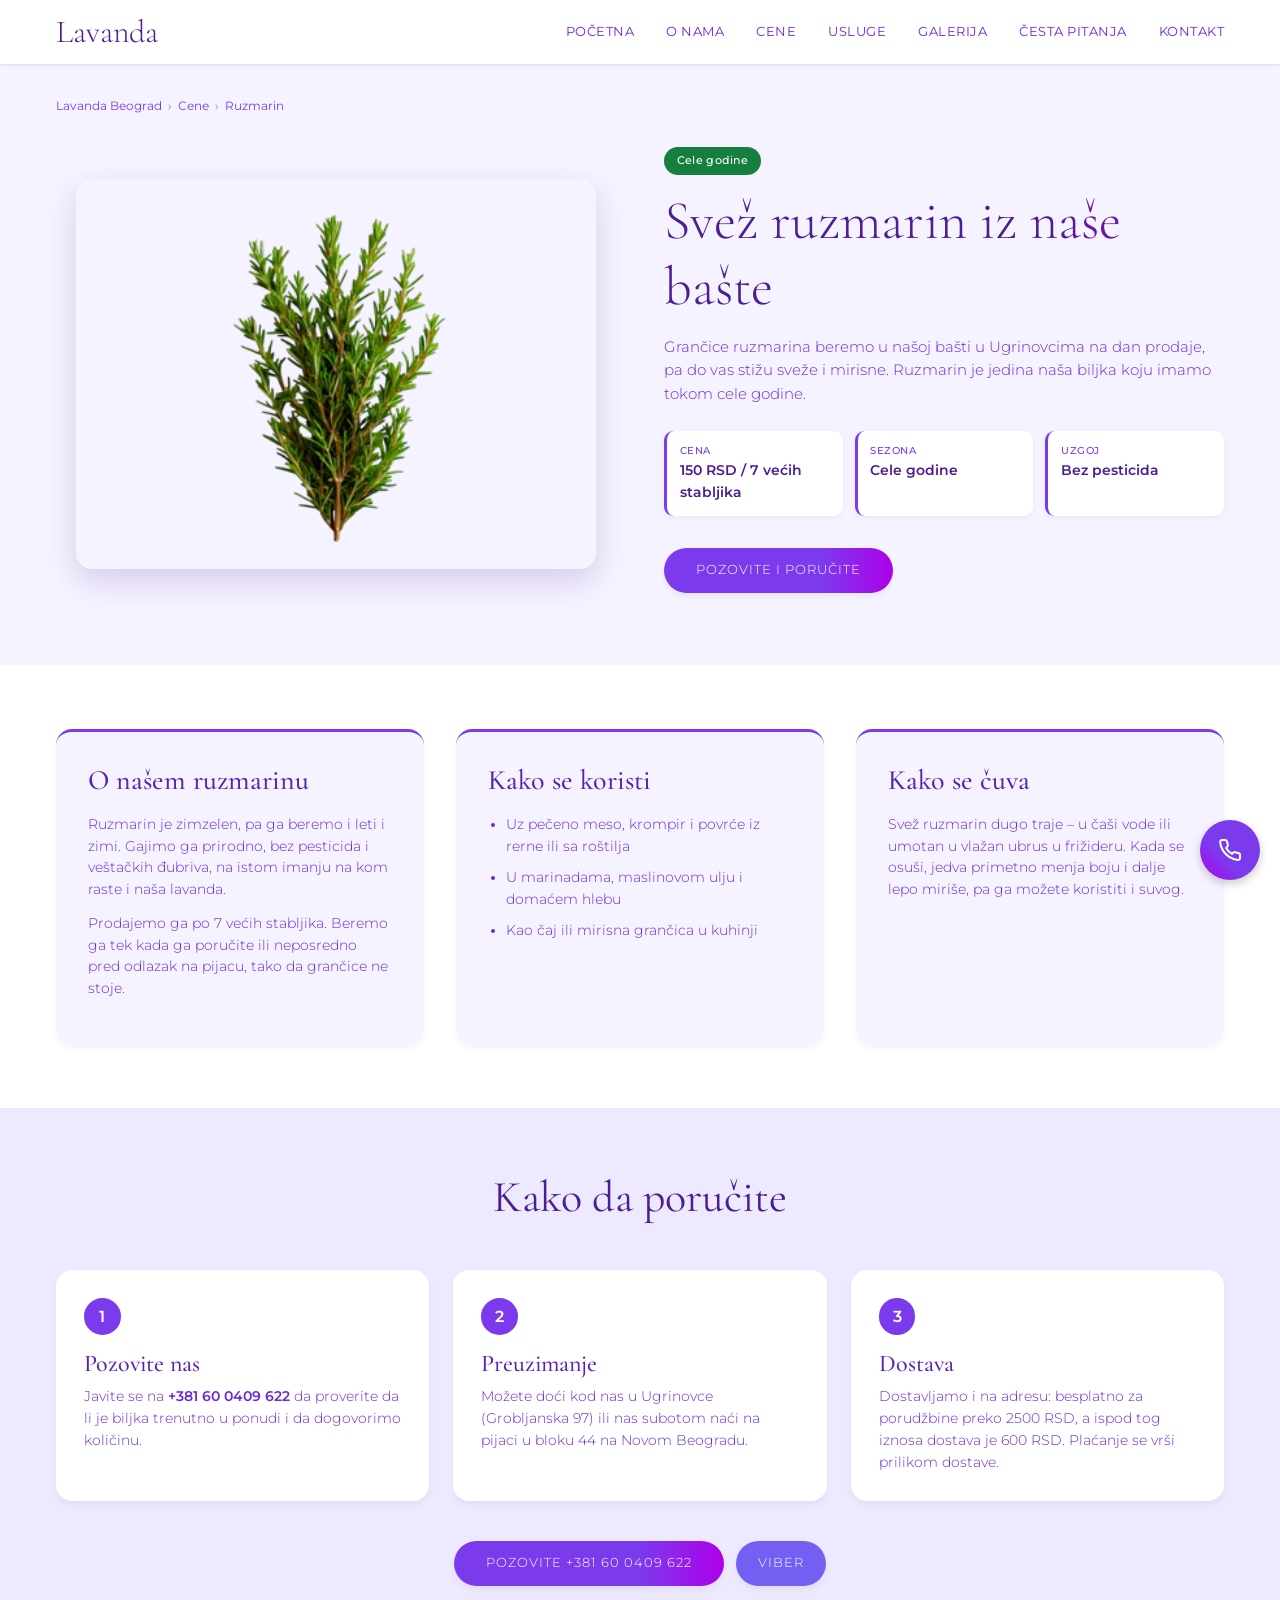
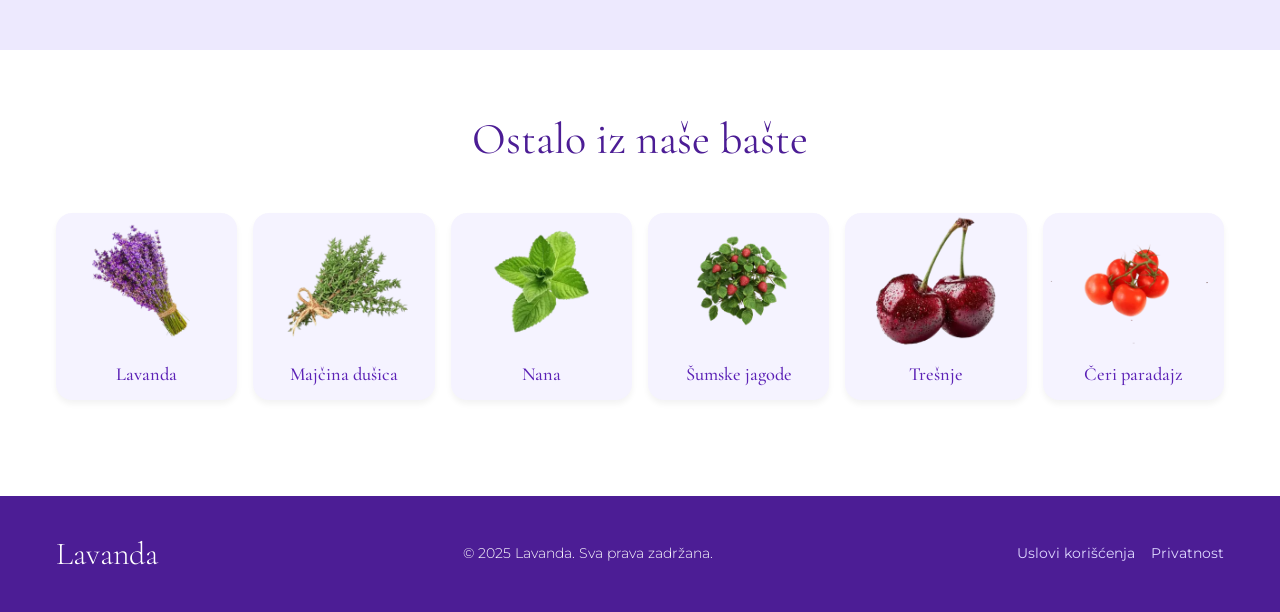
<file: ruzmarin.html>
<!DOCTYPE html>
<!--
  Autorska prava: Lavanda Beograd (lavandabeograd.com)
  Sajt napravio: Izrada sajtova RS - https://izrada-sajtova-rs.com/
-->
<html lang="sr">
<head>
  <meta charset="UTF-8">
  <meta name="viewport" content="width=device-width, initial-scale=1.0">
  <title>Ruzmarin Beograd - prodaja svežeg ruzmarina | Lavanda Beograd</title>
  <meta name="description" content="Sveže ubrane grančice ruzmarina iz naše bašte u Ugrinovcima kod Beograda. Bez pesticida i veštačkih đubriva, u ponudi tokom cele godine.">

  <!-- Canonical URL -->
  <link rel="canonical" href="https://lavandabeograd.com/ruzmarin">

  <!-- Favicon -->
  <link rel="apple-touch-icon" sizes="180x180" href="logo/favicon-180x180w.png">
  <link rel="icon" type="image/png" sizes="32x32" href="logo/favicon-32x32w.png">
  <link rel="icon" type="image/png" sizes="16x16" href="logo/favicon-16x16w.png">
  <meta name="theme-color" content="#ddd6fe">

  <!-- Open Graph / Facebook -->
  <meta property="og:type" content="website">
  <meta property="og:url" content="https://lavandabeograd.com/ruzmarin">
  <meta property="og:title" content="Ruzmarin Beograd - prodaja svežeg ruzmarina">
  <meta property="og:description" content="Sveže ubrane grančice ruzmarina iz naše bašte u Ugrinovcima kod Beograda. Bez pesticida i veštačkih đubriva, u ponudi tokom cele godine.">
  <meta property="og:image" content="https://lavandabeograd.com/slike/ruzmarin.png">
  <meta property="og:locale" content="sr_RS">
  <meta property="og:site_name" content="Lavanda Beograd">

  <!-- Twitter -->
  <meta name="twitter:card" content="summary_large_image">
  <meta name="twitter:title" content="Ruzmarin Beograd - prodaja svežeg ruzmarina">
  <meta name="twitter:description" content="Sveže ubrane grančice ruzmarina iz naše bašte u Ugrinovcima kod Beograda. Bez pesticida i veštačkih đubriva, u ponudi tokom cele godine.">
  <meta name="twitter:image" content="https://lavandabeograd.com/slike/ruzmarin.png">


  <!-- CSS -->
  <link rel="stylesheet" href="css/style.css">

<script type="application/ld+json">
{
  "@context": "https://schema.org",
  "@type": "BreadcrumbList",
  "itemListElement": [
    { "@type": "ListItem", "position": 1, "name": "Lavanda Beograd", "item": "https://lavandabeograd.com/" },
    { "@type": "ListItem", "position": 2, "name": "Ruzmarin", "item": "https://lavandabeograd.com/ruzmarin" }
  ]
}
</script>

<script type="application/ld+json">
{
  "@context": "https://schema.org",
  "@type": "Product",
  "name": "Svež ruzmarin - 7 većih stabljika",
  "image": "https://lavandabeograd.com/slike/ruzmarin.png",
  "description": "Sveže ubrane grančice ruzmarina iz naše bašte u Ugrinovcima kod Beograda. Bez pesticida i veštačkih đubriva, u ponudi tokom cele godine.",
  "offers": {
    "@type": "Offer",
    "priceCurrency": "RSD",
    "price": "150",
    "availability": "https://schema.org/InStock",
    "url": "https://lavandabeograd.com/ruzmarin"
  }
}
</script>

<!-- Google tag (gtag.js) -->
<script>
  window.dataLayer = window.dataLayer || [];
  function gtag(){dataLayer.push(arguments);}
  gtag('js', new Date());

  gtag('config', 'G-FERK45RCCM');

  // Google Analytics se preuzima tek posle prve interakcije ili 5 s posle učitavanja,
  // da ne usporava prikaz stranice. Pozivi gtag() do tada čekaju u dataLayer redu.
  (function () {
    var loaded = false;
    var events = ['scroll', 'pointerdown', 'keydown', 'touchstart'];
    function loadGtag() {
      if (loaded) return;
      loaded = true;
      events.forEach(function (e) { window.removeEventListener(e, loadGtag); });
      var s = document.createElement('script');
      s.async = true;
      s.src = 'https://www.googletagmanager.com/gtag/js?id=G-FERK45RCCM';
      document.head.appendChild(s);
    }
    events.forEach(function (e) { window.addEventListener(e, loadGtag, { passive: true, once: true }); });
    window.addEventListener('load', function () { setTimeout(loadGtag, 5000); });
  })();
</script>
</head>
<body>
  <header class="sticky-header">
    <div class="container header-container">
      <a href="/" class="logo">
        <span class="logo-text">Lavanda</span>
      </a>
      <nav class="main-nav" id="main-nav">
        <ul class="nav-list">
          <li><a href="/" class="nav-link">Početna</a></li>
          <li><a href="/#o-nama" class="nav-link">O nama</a></li>
          <li><a href="/#cene" class="nav-link">Cene</a></li>
          <li><a href="/#usluge" class="nav-link">Usluge</a></li>
          <li><a href="/#galerija" class="nav-link">Galerija</a></li>
          <li><a href="/#faq" class="nav-link">Česta pitanja</a></li>
          <li><a href="/#kontakt" class="nav-link">Kontakt</a></li>
        </ul>
      </nav>
      <button class="mobile-menu-btn" id="mobile-menu-btn" aria-label="Otvori meni">
        <svg xmlns="http://www.w3.org/2000/svg" width="24" height="24" viewBox="0 0 24 24" fill="none" stroke="currentColor" stroke-width="2" stroke-linecap="round" stroke-linejoin="round">
          <line x1="3" y1="12" x2="21" y2="12"></line>
          <line x1="3" y1="6" x2="21" y2="6"></line>
          <line x1="3" y1="18" x2="21" y2="18"></line>
        </svg>
      </button>
    </div>
  </header>

  <main>
    <!-- Hero -->
    <section class="plant-hero">
      <div class="container">
        <nav class="breadcrumb" aria-label="Putanja">
          <a href="/">Lavanda Beograd</a><span>&rsaquo;</span><a href="/#cene">Cene</a><span>&rsaquo;</span>Ruzmarin
        </nav>
        <div class="plant-hero-grid">
          <div class="plant-hero-image">
            <img src="slike/ruzmarin.webp" alt="Ruzmarin prodaja Beograd" width="400" height="300">
          </div>
          <div class="plant-hero-body">
            <span class="season-badge season-inline" data-season="1-12">Cele godine</span>
            <h1 class="plant-title">Svež ruzmarin iz naše bašte</h1>
            <p class="plant-lead">Grančice ruzmarina beremo u našoj bašti u Ugrinovcima na dan prodaje, pa do vas stižu sveže i mirisne. Ruzmarin je jedina naša biljka koju imamo tokom cele godine.</p>
            <div class="plant-facts">
              <div class="plant-fact">
                <span class="plant-fact-label">Cena</span>
                <span class="plant-fact-value">150 RSD / 7 većih stabljika</span>
              </div>
              <div class="plant-fact">
                <span class="plant-fact-label">Sezona</span>
                <span class="plant-fact-value">Cele godine</span>
              </div>
              <div class="plant-fact">
                <span class="plant-fact-label">Uzgoj</span>
                <span class="plant-fact-value">Bez pesticida</span>
              </div>
            </div>
            <a href="tel:+381600409622" class="btn btn-primary pulse-btn trackcall">Pozovite i poručite</a>
          </div>
        </div>
      </div>
    </section>

    <!-- O biljci -->
    <section class="plant-details">
      <div class="container">
        <div class="plant-details-grid">
          <div class="plant-info-card">
            <h2>O našem ruzmarinu</h2>
            <p>Ruzmarin je zimzelen, pa ga beremo i leti i zimi. Gajimo ga prirodno, bez pesticida i veštačkih đubriva, na istom imanju na kom raste i naša lavanda.</p>
            <p>Prodajemo ga po 7 većih stabljika. Beremo ga tek kada ga poručite ili neposredno pred odlazak na pijacu, tako da grančice ne stoje.</p>
          </div>
          <div class="plant-info-card">
            <h2>Kako se koristi</h2>
            <ul>
              <li>Uz pečeno meso, krompir i povrće iz rerne ili sa roštilja</li>
              <li>U marinadama, maslinovom ulju i domaćem hlebu</li>
              <li>Kao čaj ili mirisna grančica u kuhinji</li>
            </ul>
          </div>
          <div class="plant-info-card">
            <h2>Kako se čuva</h2>
            <p>Svež ruzmarin dugo traje – u čaši vode ili umotan u vlažan ubrus u frižideru. Kada se osuši, jedva primetno menja boju i dalje lepo miriše, pa ga možete koristiti i suvog.</p>
          </div>
        </div>
      </div>
    </section>

    <!-- Kako poručiti -->
    <section class="plant-order">
      <div class="container">
        <h2 class="section-title">Kako da poručite</h2>
        <div class="order-steps">
          <div class="order-step">
            <div class="order-step-number">1</div>
            <h3>Pozovite nas</h3>
            <p>Javite se na <a href="tel:+381600409622" class="bold trackcall">+381 60 0409 622</a> da proverite da li je biljka trenutno u ponudi i da dogovorimo količinu.</p>
          </div>
          <div class="order-step">
            <div class="order-step-number">2</div>
            <h3>Preuzimanje</h3>
            <p>Možete doći kod nas u Ugrinovce (Grobljanska 97) ili nas subotom naći na pijaci u bloku 44 na Novom Beogradu.</p>
          </div>
          <div class="order-step">
            <div class="order-step-number">3</div>
            <h3>Dostava</h3>
            <p>Dostavljamo i na adresu: besplatno za porudžbine preko 2500 RSD, a ispod tog iznosa dostava je 600 RSD. Plaćanje se vrši prilikom dostave.</p>
          </div>
        </div>
        <div class="plant-order-cta">
          <a href="tel:+381600409622" class="btn btn-primary pulse-btn trackcall">Pozovite +381 60 0409 622</a>
          <a href="viber://chat?number=%2B381600409622" class="btn btn-chat btn-viber">Viber</a>
        </div>
      </div>
    </section>

    <!-- Ostale biljke -->
    <section class="other-plants">
      <div class="container">
        <h2 class="section-title">Ostalo iz naše bašte</h2>
        <div class="other-plants-grid">
          <a href="/" class="other-plant">
            <div class="other-plant-image"><img src="slike/lafanda5.webp" alt="Lavanda Beograd" loading="lazy" width="400" height="300"></div>
            <span class="other-plant-name">Lavanda</span>
          </a>
          <a href="majcina-dusica" class="other-plant">
            <div class="other-plant-image"><img src="slike/majcina-dusica-prodaja-beograd.webp" alt="Majčina dušica Beograd" loading="lazy" width="400" height="300"></div>
            <span class="other-plant-name">Majčina dušica</span>
          </a>
          <a href="nana" class="other-plant">
            <div class="other-plant-image"><img src="slike/nana-prodaja-beograd.webp" alt="Nana Beograd" loading="lazy" width="400" height="300"></div>
            <span class="other-plant-name">Nana</span>
          </a>
          <a href="sumske-jagode" class="other-plant">
            <div class="other-plant-image"><img src="slike/sumske-jagode.webp" alt="Šumske jagode Beograd" loading="lazy" width="400" height="300"></div>
            <span class="other-plant-name">Šumske jagode</span>
          </a>
          <a href="tresnje" class="other-plant">
            <div class="other-plant-image"><img src="slike/tresnje.webp" alt="Tre&scaron;nje Beograd" loading="lazy" width="400" height="300"></div>
            <span class="other-plant-name">Trešnje</span>
          </a>
          <a href="ceri-paradajz" class="other-plant">
            <div class="other-plant-image"><img src="slike/cherry-tomato-paradajz-beograd.webp" alt="Čeri paradajz Beograd" loading="lazy" width="400" height="300"></div>
            <span class="other-plant-name">Čeri paradajz</span>
          </a>
        </div>
      </div>
    </section>
  </main>

  <footer class="footer">
    <div class="container">
      <div class="footer-content">
        <div class="footer-logo">
          <span class="logo-text">Lavanda</span>
        </div>
        <div class="footer-copyright">
          <p>&copy; 2025 Lavanda. Sva prava zadržana.</p>
        </div>
        <div class="footer-links">
          <a href="uslovi-koriscenja" class="footer-link">Uslovi korišćenja</a>
          <a href="politika-privatnosti" class="footer-link">Privatnost</a>
        </div>
      </div>
    </div>
  </footer>

  <!-- Call Button -->
  <a href="tel:+381600409622" class="call-button call-button-low trackcall" aria-label="Pozovite nas">
    <svg xmlns="http://www.w3.org/2000/svg" width="24" height="24" viewBox="0 0 24 24" fill="none" stroke="currentColor" stroke-width="2" stroke-linecap="round" stroke-linejoin="round">
      <path d="M22 16.92v3a2 2 0 0 1-2.18 2 19.79 19.79 0 0 1-8.63-3.07 19.5 19.5 0 0 1-6-6 19.79 19.79 0 0 1-3.07-8.67A2 2 0 0 1 4.11 2h3a2 2 0 0 1 2 1.72 12.84 12.84 0 0 0 .7 2.81 2 2 0 0 1-.45 2.11L8.09 9.91a16 16 0 0 0 6 6l1.27-1.27a2 2 0 0 1 2.11-.45 12.84 12.84 0 0 0 2.81.7A2 2 0 0 1 22 16.92z"></path>
    </svg>
  </a>

  <script src="js/sezona.js"></script>
  <script src="js/biljke.js"></script>
</body>
</html>
</file>
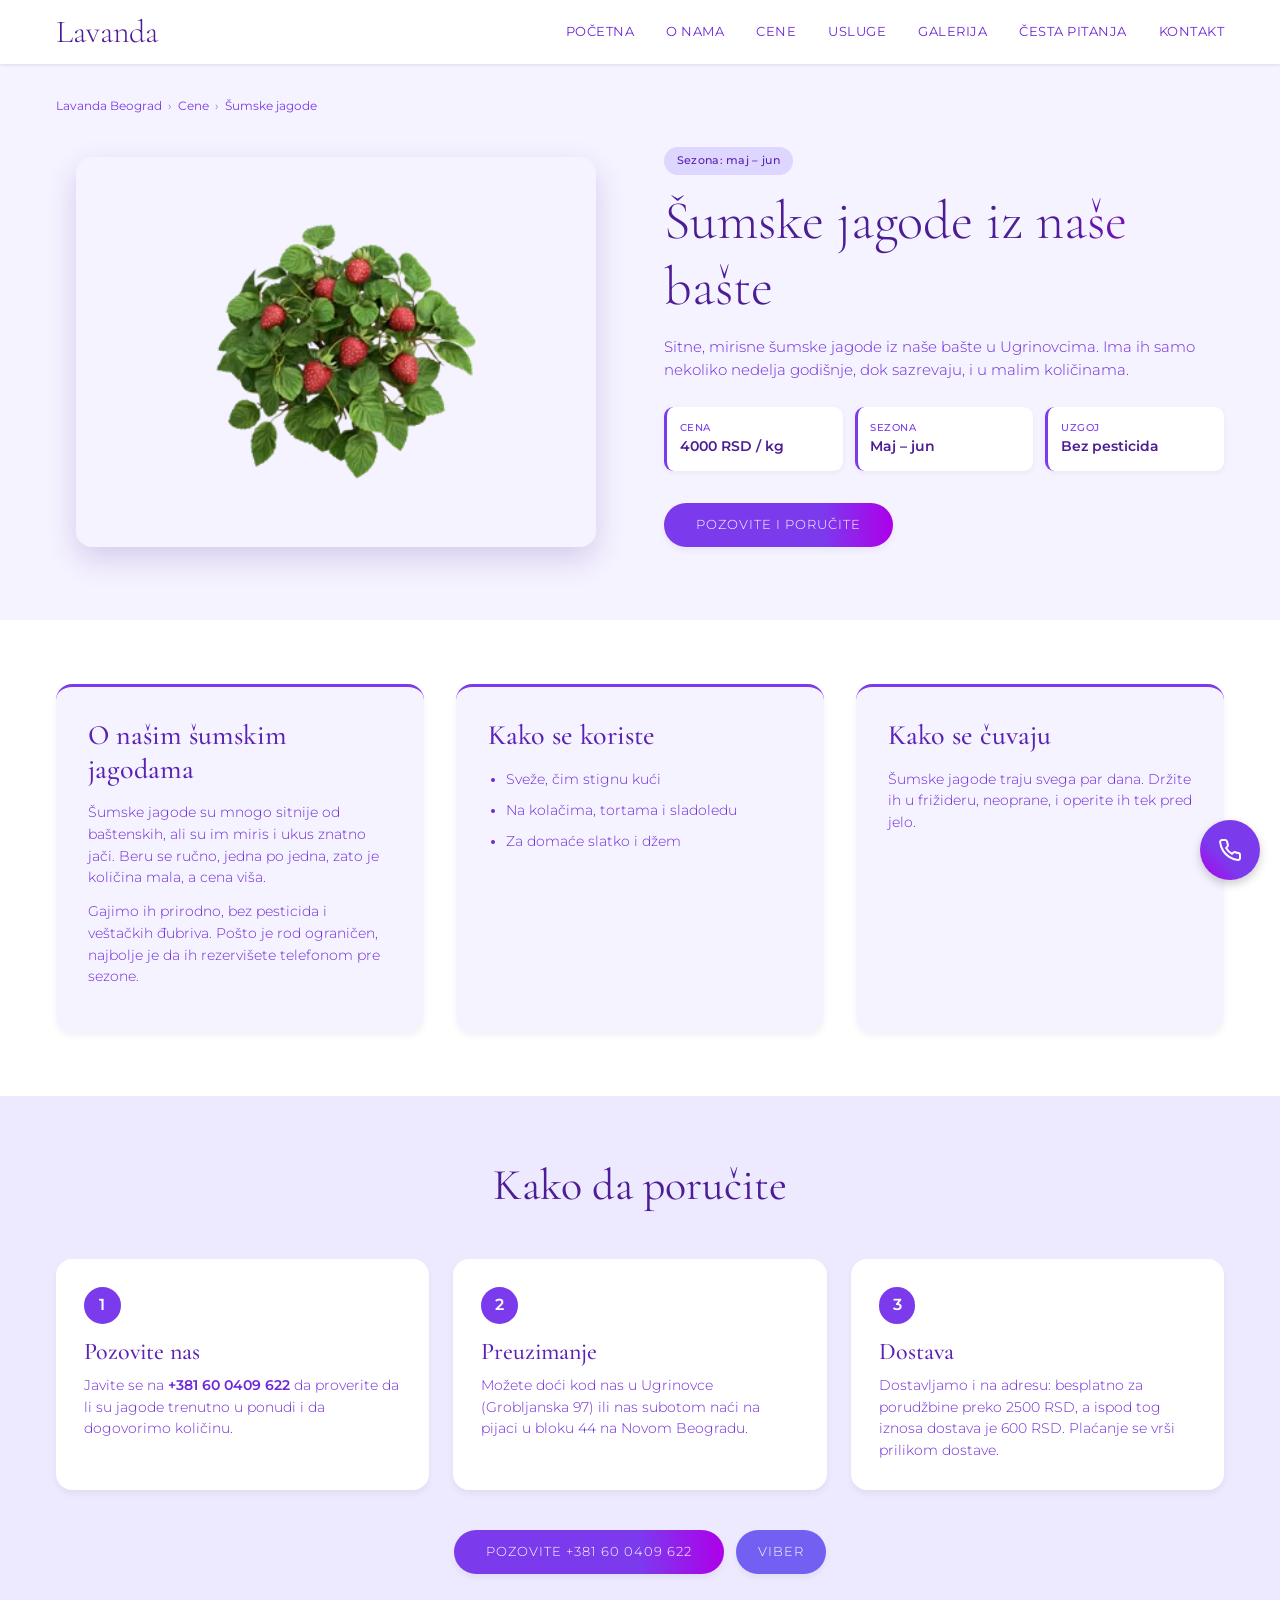
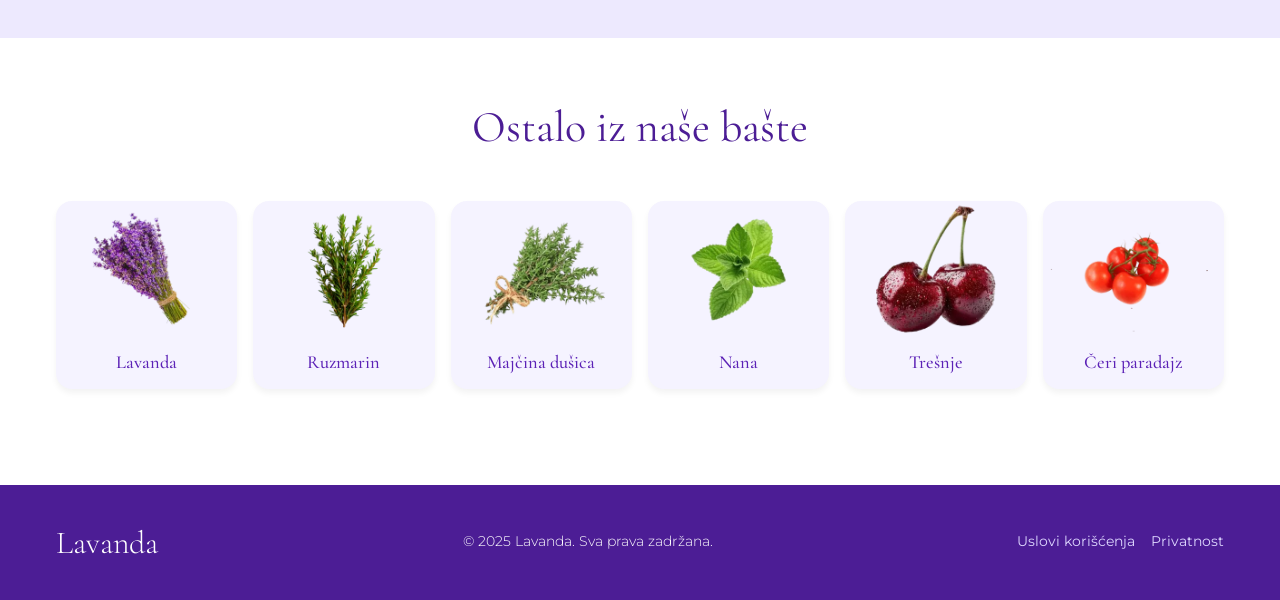
<file: sumske-jagode.html>
<!DOCTYPE html>
<!--
  Autorska prava: Lavanda Beograd (lavandabeograd.com)
  Sajt napravio: Izrada sajtova RS - https://izrada-sajtova-rs.com/
-->
<html lang="sr">
<head>
  <meta charset="UTF-8">
  <meta name="viewport" content="width=device-width, initial-scale=1.0">
  <title>Šumske jagode Beograd - prodaja svežih šumskih jagoda | Lavanda Beograd</title>
  <meta name="description" content="Sveže ubrane šumske jagode iz naše bašte u Ugrinovcima kod Beograda. Bez pesticida i veštačkih đubriva. Samo u sezoni sazrevanja, u ograničenim količinama.">

  <!-- Canonical URL -->
  <link rel="canonical" href="https://lavandabeograd.com/sumske-jagode">

  <!-- Favicon -->
  <link rel="apple-touch-icon" sizes="180x180" href="logo/favicon-180x180w.png">
  <link rel="icon" type="image/png" sizes="32x32" href="logo/favicon-32x32w.png">
  <link rel="icon" type="image/png" sizes="16x16" href="logo/favicon-16x16w.png">
  <meta name="theme-color" content="#ddd6fe">

  <!-- Open Graph / Facebook -->
  <meta property="og:type" content="website">
  <meta property="og:url" content="https://lavandabeograd.com/sumske-jagode">
  <meta property="og:title" content="Šumske jagode Beograd - prodaja svežih šumskih jagoda">
  <meta property="og:description" content="Sveže ubrane šumske jagode iz naše bašte u Ugrinovcima kod Beograda. Bez pesticida i veštačkih đubriva. Samo u sezoni sazrevanja, u ograničenim količinama.">
  <meta property="og:image" content="https://lavandabeograd.com/slike/sumske-jagode.png">
  <meta property="og:locale" content="sr_RS">
  <meta property="og:site_name" content="Lavanda Beograd">

  <!-- Twitter -->
  <meta name="twitter:card" content="summary_large_image">
  <meta name="twitter:title" content="Šumske jagode Beograd - prodaja svežih šumskih jagoda">
  <meta name="twitter:description" content="Sveže ubrane šumske jagode iz naše bašte u Ugrinovcima kod Beograda. Bez pesticida i veštačkih đubriva. Samo u sezoni sazrevanja, u ograničenim količinama.">
  <meta name="twitter:image" content="https://lavandabeograd.com/slike/sumske-jagode.png">


  <!-- CSS -->
  <link rel="stylesheet" href="css/style.css">

<script type="application/ld+json">
{
  "@context": "https://schema.org",
  "@type": "BreadcrumbList",
  "itemListElement": [
    { "@type": "ListItem", "position": 1, "name": "Lavanda Beograd", "item": "https://lavandabeograd.com/" },
    { "@type": "ListItem", "position": 2, "name": "Šumske jagode", "item": "https://lavandabeograd.com/sumske-jagode" }
  ]
}
</script>

<script type="application/ld+json">
{
  "@context": "https://schema.org",
  "@type": "Product",
  "name": "Šumske jagode",
  "image": "https://lavandabeograd.com/slike/sumske-jagode.png",
  "description": "Jedan kilogram sveže ubranih šumskih jagoda iz naše bašte u Ugrinovcima kod Beograda. Bez pesticida i veštačkih đubriva. Samo u sezoni sazrevanja.",
  "offers": {
    "@type": "Offer",
    "priceCurrency": "RSD",
    "price": "4000",
    "availability": "https://schema.org/OutOfStock",
    "url": "https://lavandabeograd.com/sumske-jagode"
  }
}
</script>

<!-- Google tag (gtag.js) -->
<script>
  window.dataLayer = window.dataLayer || [];
  function gtag(){dataLayer.push(arguments);}
  gtag('js', new Date());

  gtag('config', 'G-FERK45RCCM');

  // Google Analytics se preuzima tek posle prve interakcije ili 5 s posle učitavanja,
  // da ne usporava prikaz stranice. Pozivi gtag() do tada čekaju u dataLayer redu.
  (function () {
    var loaded = false;
    var events = ['scroll', 'pointerdown', 'keydown', 'touchstart'];
    function loadGtag() {
      if (loaded) return;
      loaded = true;
      events.forEach(function (e) { window.removeEventListener(e, loadGtag); });
      var s = document.createElement('script');
      s.async = true;
      s.src = 'https://www.googletagmanager.com/gtag/js?id=G-FERK45RCCM';
      document.head.appendChild(s);
    }
    events.forEach(function (e) { window.addEventListener(e, loadGtag, { passive: true, once: true }); });
    window.addEventListener('load', function () { setTimeout(loadGtag, 5000); });
  })();
</script>
</head>
<body>
  <header class="sticky-header">
    <div class="container header-container">
      <a href="/" class="logo">
        <span class="logo-text">Lavanda</span>
      </a>
      <nav class="main-nav" id="main-nav">
        <ul class="nav-list">
          <li><a href="/" class="nav-link">Početna</a></li>
          <li><a href="/#o-nama" class="nav-link">O nama</a></li>
          <li><a href="/#cene" class="nav-link">Cene</a></li>
          <li><a href="/#usluge" class="nav-link">Usluge</a></li>
          <li><a href="/#galerija" class="nav-link">Galerija</a></li>
          <li><a href="/#faq" class="nav-link">Česta pitanja</a></li>
          <li><a href="/#kontakt" class="nav-link">Kontakt</a></li>
        </ul>
      </nav>
      <button class="mobile-menu-btn" id="mobile-menu-btn" aria-label="Otvori meni">
        <svg xmlns="http://www.w3.org/2000/svg" width="24" height="24" viewBox="0 0 24 24" fill="none" stroke="currentColor" stroke-width="2" stroke-linecap="round" stroke-linejoin="round">
          <line x1="3" y1="12" x2="21" y2="12"></line>
          <line x1="3" y1="6" x2="21" y2="6"></line>
          <line x1="3" y1="18" x2="21" y2="18"></line>
        </svg>
      </button>
    </div>
  </header>

  <main>
    <!-- Hero -->
    <section class="plant-hero">
      <div class="container">
        <nav class="breadcrumb" aria-label="Putanja">
          <a href="/">Lavanda Beograd</a><span>&rsaquo;</span><a href="/#cene">Cene</a><span>&rsaquo;</span>Šumske jagode
        </nav>
        <div class="plant-hero-grid">
          <div class="plant-hero-image">
            <img src="slike/sumske-jagode.webp" alt="Šumske jagode prodaja Beograd" width="400" height="300">
          </div>
          <div class="plant-hero-body">
            <span class="season-badge season-inline" data-season="5-6">Sezona: maj – jun</span>
            <h1 class="plant-title">Šumske jagode iz naše bašte</h1>
            <p class="plant-lead">Sitne, mirisne šumske jagode iz naše bašte u Ugrinovcima. Ima ih samo nekoliko nedelja godišnje, dok sazrevaju, i u malim količinama.</p>
            <div class="plant-facts">
              <div class="plant-fact">
                <span class="plant-fact-label">Cena</span>
                <span class="plant-fact-value">4000 RSD / kg</span>
              </div>
              <div class="plant-fact">
                <span class="plant-fact-label">Sezona</span>
                <span class="plant-fact-value">Maj – jun</span>
              </div>
              <div class="plant-fact">
                <span class="plant-fact-label">Uzgoj</span>
                <span class="plant-fact-value">Bez pesticida</span>
              </div>
            </div>
            <a href="tel:+381600409622" class="btn btn-primary pulse-btn trackcall">Pozovite i poručite</a>
          </div>
        </div>
      </div>
    </section>

    <!-- O biljci -->
    <section class="plant-details">
      <div class="container">
        <div class="plant-details-grid">
          <div class="plant-info-card">
            <h2>O našim šumskim jagodama</h2>
            <p>Šumske jagode su mnogo sitnije od baštenskih, ali su im miris i ukus znatno jači. Beru se ručno, jedna po jedna, zato je količina mala, a cena viša.</p>
            <p>Gajimo ih prirodno, bez pesticida i veštačkih đubriva. Pošto je rod ograničen, najbolje je da ih rezervišete telefonom pre sezone.</p>
          </div>
          <div class="plant-info-card">
            <h2>Kako se koriste</h2>
            <ul>
              <li>Sveže, čim stignu kući</li>
              <li>Na kolačima, tortama i sladoledu</li>
              <li>Za domaće slatko i džem</li>
            </ul>
          </div>
          <div class="plant-info-card">
            <h2>Kako se čuvaju</h2>
            <p>Šumske jagode traju svega par dana. Držite ih u frižideru, neoprane, i operite ih tek pred jelo.</p>
          </div>
        </div>
      </div>
    </section>

    <!-- Kako poručiti -->
    <section class="plant-order">
      <div class="container">
        <h2 class="section-title">Kako da poručite</h2>
        <div class="order-steps">
          <div class="order-step">
            <div class="order-step-number">1</div>
            <h3>Pozovite nas</h3>
            <p>Javite se na <a href="tel:+381600409622" class="bold trackcall">+381 60 0409 622</a> da proverite da li su jagode trenutno u ponudi i da dogovorimo količinu.</p>
          </div>
          <div class="order-step">
            <div class="order-step-number">2</div>
            <h3>Preuzimanje</h3>
            <p>Možete doći kod nas u Ugrinovce (Grobljanska 97) ili nas subotom naći na pijaci u bloku 44 na Novom Beogradu.</p>
          </div>
          <div class="order-step">
            <div class="order-step-number">3</div>
            <h3>Dostava</h3>
            <p>Dostavljamo i na adresu: besplatno za porudžbine preko 2500 RSD, a ispod tog iznosa dostava je 600 RSD. Plaćanje se vrši prilikom dostave.</p>
          </div>
        </div>
        <div class="plant-order-cta">
          <a href="tel:+381600409622" class="btn btn-primary pulse-btn trackcall">Pozovite +381 60 0409 622</a>
          <a href="viber://chat?number=%2B381600409622" class="btn btn-chat btn-viber">Viber</a>
        </div>
      </div>
    </section>

    <!-- Ostale biljke -->
    <section class="other-plants">
      <div class="container">
        <h2 class="section-title">Ostalo iz naše bašte</h2>
        <div class="other-plants-grid">
          <a href="/" class="other-plant">
            <div class="other-plant-image"><img src="slike/lafanda5.webp" alt="Lavanda Beograd" loading="lazy" width="400" height="300"></div>
            <span class="other-plant-name">Lavanda</span>
          </a>
          <a href="ruzmarin" class="other-plant">
            <div class="other-plant-image"><img src="slike/ruzmarin.webp" alt="Ruzmarin Beograd" loading="lazy" width="400" height="300"></div>
            <span class="other-plant-name">Ruzmarin</span>
          </a>
          <a href="majcina-dusica" class="other-plant">
            <div class="other-plant-image"><img src="slike/majcina-dusica-prodaja-beograd.webp" alt="Majčina dušica Beograd" loading="lazy" width="400" height="300"></div>
            <span class="other-plant-name">Majčina dušica</span>
          </a>
          <a href="nana" class="other-plant">
            <div class="other-plant-image"><img src="slike/nana-prodaja-beograd.webp" alt="Nana Beograd" loading="lazy" width="400" height="300"></div>
            <span class="other-plant-name">Nana</span>
          </a>
          <a href="tresnje" class="other-plant">
            <div class="other-plant-image"><img src="slike/tresnje.webp" alt="Tre&scaron;nje Beograd" loading="lazy" width="400" height="300"></div>
            <span class="other-plant-name">Trešnje</span>
          </a>
          <a href="ceri-paradajz" class="other-plant">
            <div class="other-plant-image"><img src="slike/cherry-tomato-paradajz-beograd.webp" alt="Čeri paradajz Beograd" loading="lazy" width="400" height="300"></div>
            <span class="other-plant-name">Čeri paradajz</span>
          </a>
        </div>
      </div>
    </section>
  </main>

  <footer class="footer">
    <div class="container">
      <div class="footer-content">
        <div class="footer-logo">
          <span class="logo-text">Lavanda</span>
        </div>
        <div class="footer-copyright">
          <p>&copy; 2025 Lavanda. Sva prava zadržana.</p>
        </div>
        <div class="footer-links">
          <a href="uslovi-koriscenja" class="footer-link">Uslovi korišćenja</a>
          <a href="politika-privatnosti" class="footer-link">Privatnost</a>
        </div>
      </div>
    </div>
  </footer>

  <!-- Call Button -->
  <a href="tel:+381600409622" class="call-button call-button-low trackcall" aria-label="Pozovite nas">
    <svg xmlns="http://www.w3.org/2000/svg" width="24" height="24" viewBox="0 0 24 24" fill="none" stroke="currentColor" stroke-width="2" stroke-linecap="round" stroke-linejoin="round">
      <path d="M22 16.92v3a2 2 0 0 1-2.18 2 19.79 19.79 0 0 1-8.63-3.07 19.5 19.5 0 0 1-6-6 19.79 19.79 0 0 1-3.07-8.67A2 2 0 0 1 4.11 2h3a2 2 0 0 1 2 1.72 12.84 12.84 0 0 0 .7 2.81 2 2 0 0 1-.45 2.11L8.09 9.91a16 16 0 0 0 6 6l1.27-1.27a2 2 0 0 1 2.11-.45 12.84 12.84 0 0 0 2.81.7A2 2 0 0 1 22 16.92z"></path>
    </svg>
  </a>

  <script src="js/sezona.js"></script>
  <script src="js/biljke.js"></script>
</body>
</html>
</file>
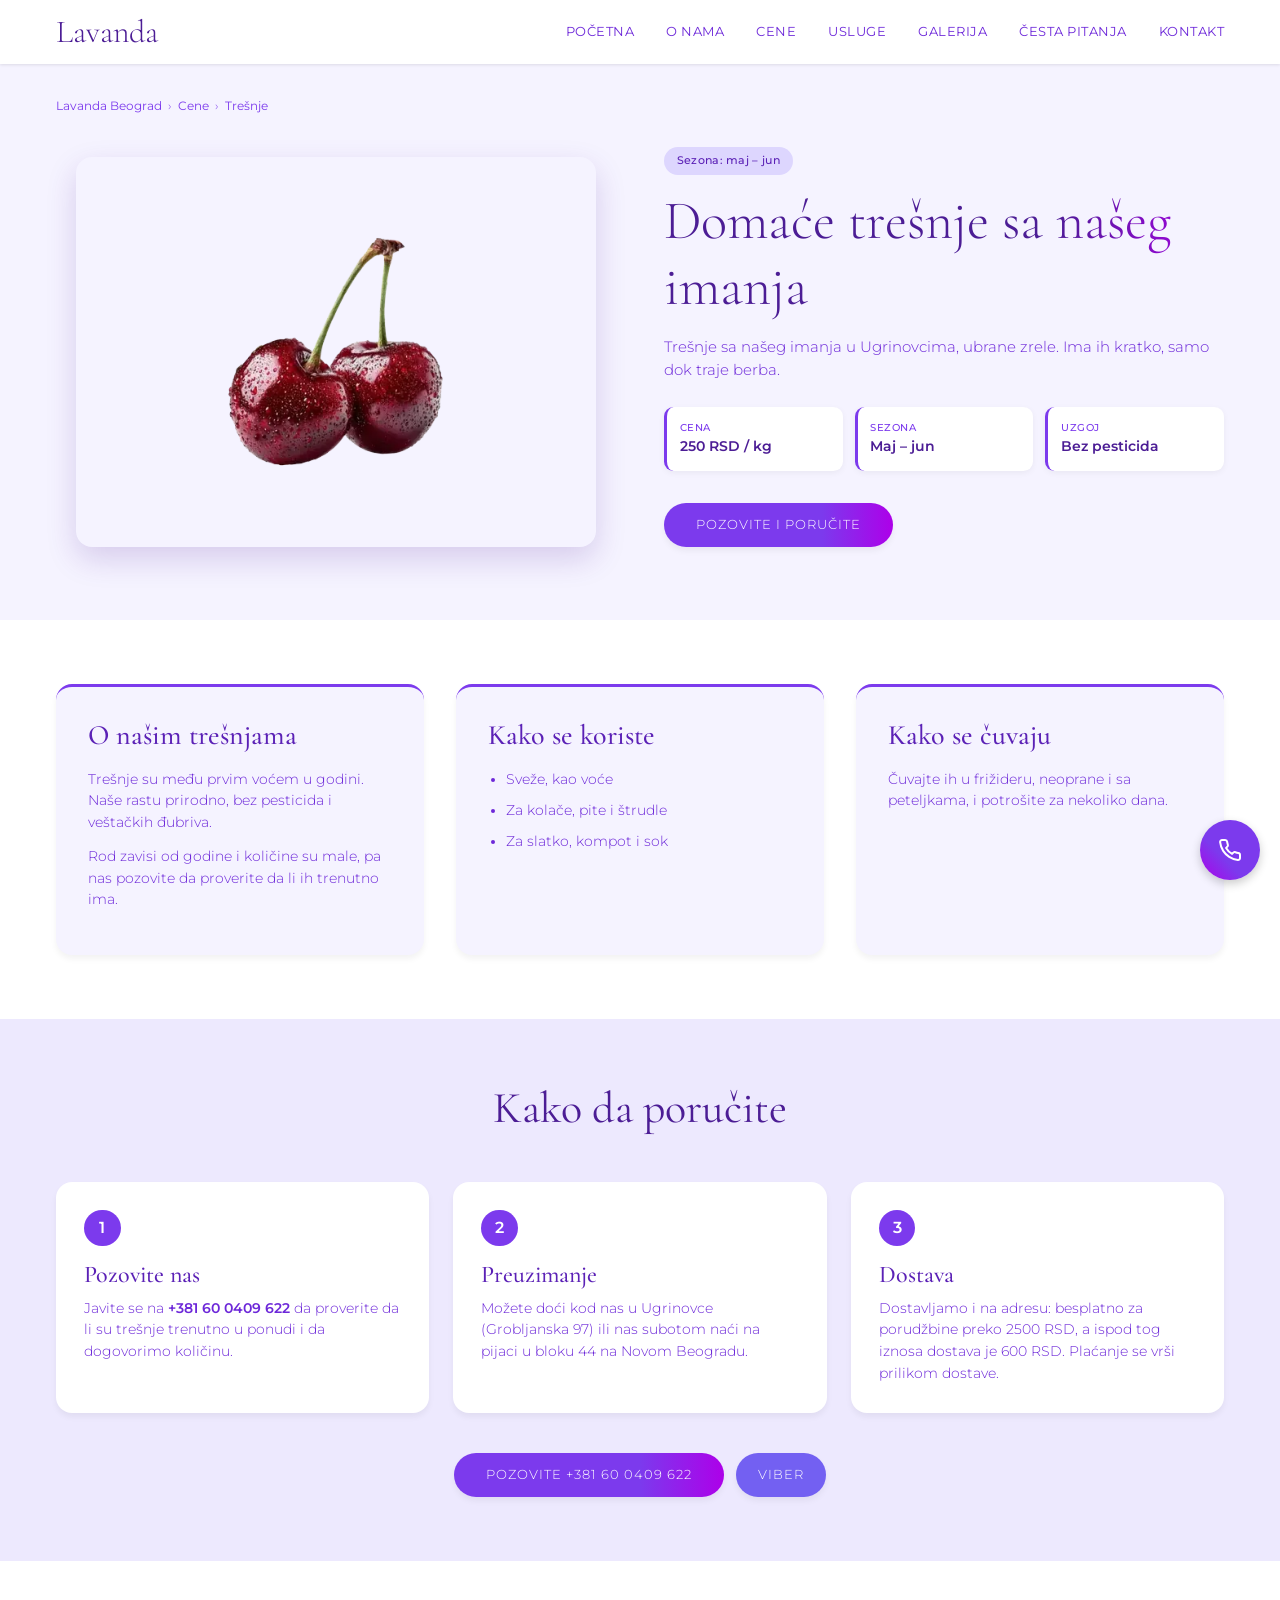
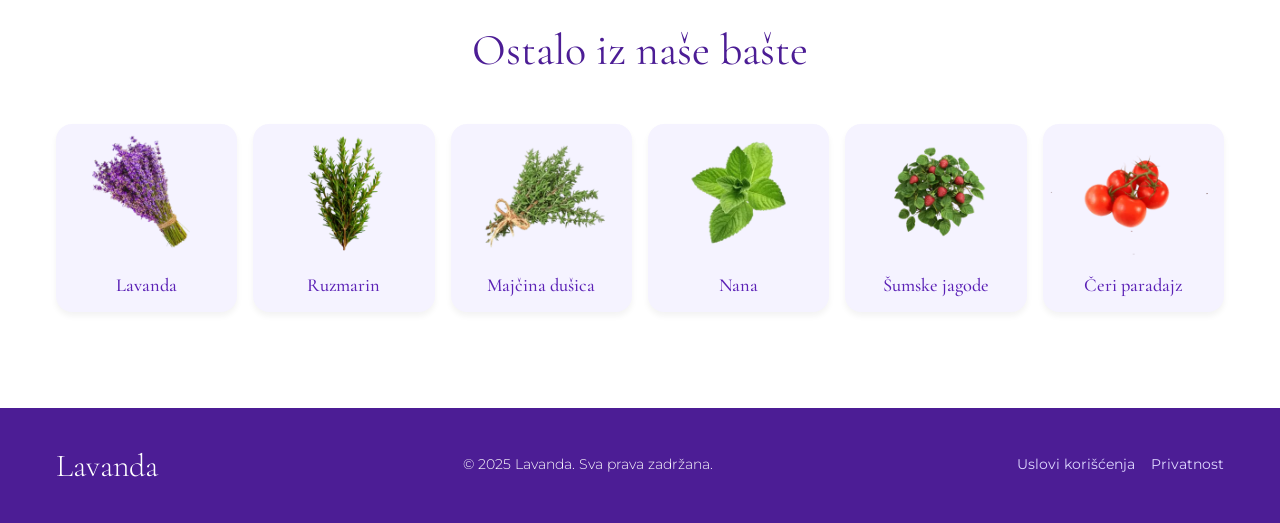
<file: tresnje.html>
<!DOCTYPE html>
<!--
  Autorska prava: Lavanda Beograd (lavandabeograd.com)
  Sajt napravio: Izrada sajtova RS - https://izrada-sajtova-rs.com/
-->
<html lang="sr">
<head>
  <meta charset="UTF-8">
  <meta name="viewport" content="width=device-width, initial-scale=1.0">
  <title>Trešnje Beograd - prodaja domaćih trešanja | Lavanda Beograd</title>
  <meta name="description" content="Domaće trešnje sa našeg imanja u Ugrinovcima kod Beograda. Bez pesticida i veštačkih đubriva. Prodaja samo u sezoni berbe.">

  <!-- Canonical URL -->
  <link rel="canonical" href="https://lavandabeograd.com/tresnje">

  <!-- Favicon -->
  <link rel="apple-touch-icon" sizes="180x180" href="logo/favicon-180x180w.png">
  <link rel="icon" type="image/png" sizes="32x32" href="logo/favicon-32x32w.png">
  <link rel="icon" type="image/png" sizes="16x16" href="logo/favicon-16x16w.png">
  <meta name="theme-color" content="#ddd6fe">

  <!-- Open Graph / Facebook -->
  <meta property="og:type" content="website">
  <meta property="og:url" content="https://lavandabeograd.com/tresnje">
  <meta property="og:title" content="Trešnje Beograd - prodaja domaćih trešanja">
  <meta property="og:description" content="Domaće trešnje sa našeg imanja u Ugrinovcima kod Beograda. Bez pesticida i veštačkih đubriva. Prodaja samo u sezoni berbe.">
  <meta property="og:image" content="https://lavandabeograd.com/logo/LavandaBeograd-1200x630w.jpg">
  <meta property="og:locale" content="sr_RS">
  <meta property="og:site_name" content="Lavanda Beograd">

  <!-- Twitter -->
  <meta name="twitter:card" content="summary_large_image">
  <meta name="twitter:title" content="Trešnje Beograd - prodaja domaćih trešanja">
  <meta name="twitter:description" content="Domaće trešnje sa našeg imanja u Ugrinovcima kod Beograda. Bez pesticida i veštačkih đubriva. Prodaja samo u sezoni berbe.">
  <meta name="twitter:image" content="https://lavandabeograd.com/logo/LavandaBeograd-1200x630w.jpg">


  <!-- CSS -->
  <link rel="stylesheet" href="css/style.css">

<script type="application/ld+json">
{
  "@context": "https://schema.org",
  "@type": "BreadcrumbList",
  "itemListElement": [
    { "@type": "ListItem", "position": 1, "name": "Lavanda Beograd", "item": "https://lavandabeograd.com/" },
    { "@type": "ListItem", "position": 2, "name": "Trešnje", "item": "https://lavandabeograd.com/tresnje" }
  ]
}
</script>

<script type="application/ld+json">
{
  "@context": "https://schema.org",
  "@type": "Product",
  "name": "Domaće trešnje",
  "image": "https://lavandabeograd.com/logo/LavandaBeograd-1200x630w.jpg",
  "description": "Jedan kilogram domaćih trešanja sa našeg imanja u Ugrinovcima kod Beograda. Bez pesticida i veštačkih đubriva. Prodaja samo u sezoni berbe.",
  "offers": {
    "@type": "Offer",
    "priceCurrency": "RSD",
    "price": "250",
    "availability": "https://schema.org/OutOfStock",
    "url": "https://lavandabeograd.com/tresnje"
  }
}
</script>

<!-- Google tag (gtag.js) -->
<script>
  window.dataLayer = window.dataLayer || [];
  function gtag(){dataLayer.push(arguments);}
  gtag('js', new Date());

  gtag('config', 'G-FERK45RCCM');

  // Google Analytics se preuzima tek posle prve interakcije ili 5 s posle učitavanja,
  // da ne usporava prikaz stranice. Pozivi gtag() do tada čekaju u dataLayer redu.
  (function () {
    var loaded = false;
    var events = ['scroll', 'pointerdown', 'keydown', 'touchstart'];
    function loadGtag() {
      if (loaded) return;
      loaded = true;
      events.forEach(function (e) { window.removeEventListener(e, loadGtag); });
      var s = document.createElement('script');
      s.async = true;
      s.src = 'https://www.googletagmanager.com/gtag/js?id=G-FERK45RCCM';
      document.head.appendChild(s);
    }
    events.forEach(function (e) { window.addEventListener(e, loadGtag, { passive: true, once: true }); });
    window.addEventListener('load', function () { setTimeout(loadGtag, 5000); });
  })();
</script>
</head>
<body>
  <header class="sticky-header">
    <div class="container header-container">
      <a href="/" class="logo">
        <span class="logo-text">Lavanda</span>
      </a>
      <nav class="main-nav" id="main-nav">
        <ul class="nav-list">
          <li><a href="/" class="nav-link">Početna</a></li>
          <li><a href="/#o-nama" class="nav-link">O nama</a></li>
          <li><a href="/#cene" class="nav-link">Cene</a></li>
          <li><a href="/#usluge" class="nav-link">Usluge</a></li>
          <li><a href="/#galerija" class="nav-link">Galerija</a></li>
          <li><a href="/#faq" class="nav-link">Česta pitanja</a></li>
          <li><a href="/#kontakt" class="nav-link">Kontakt</a></li>
        </ul>
      </nav>
      <button class="mobile-menu-btn" id="mobile-menu-btn" aria-label="Otvori meni">
        <svg xmlns="http://www.w3.org/2000/svg" width="24" height="24" viewBox="0 0 24 24" fill="none" stroke="currentColor" stroke-width="2" stroke-linecap="round" stroke-linejoin="round">
          <line x1="3" y1="12" x2="21" y2="12"></line>
          <line x1="3" y1="6" x2="21" y2="6"></line>
          <line x1="3" y1="18" x2="21" y2="18"></line>
        </svg>
      </button>
    </div>
  </header>

  <main>
    <!-- Hero -->
    <section class="plant-hero">
      <div class="container">
        <nav class="breadcrumb" aria-label="Putanja">
          <a href="/">Lavanda Beograd</a><span>&rsaquo;</span><a href="/#cene">Cene</a><span>&rsaquo;</span>Trešnje
        </nav>
        <div class="plant-hero-grid">
          <div class="plant-hero-image">
            <img src="slike/tresnje.webp" alt="Trešnje prodaja Beograd" class="img-small" width="400" height="300">
          </div>
          <div class="plant-hero-body">
            <span class="season-badge season-inline" data-season="5-6">Sezona: maj – jun</span>
            <h1 class="plant-title">Domaće trešnje sa našeg imanja</h1>
            <p class="plant-lead">Trešnje sa našeg imanja u Ugrinovcima, ubrane zrele. Ima ih kratko, samo dok traje berba.</p>
            <div class="plant-facts">
              <div class="plant-fact">
                <span class="plant-fact-label">Cena</span>
                <span class="plant-fact-value">250 RSD / kg</span>
              </div>
              <div class="plant-fact">
                <span class="plant-fact-label">Sezona</span>
                <span class="plant-fact-value">Maj – jun</span>
              </div>
              <div class="plant-fact">
                <span class="plant-fact-label">Uzgoj</span>
                <span class="plant-fact-value">Bez pesticida</span>
              </div>
            </div>
            <a href="tel:+381600409622" class="btn btn-primary pulse-btn trackcall">Pozovite i poručite</a>
          </div>
        </div>
      </div>
    </section>

    <!-- O biljci -->
    <section class="plant-details">
      <div class="container">
        <div class="plant-details-grid">
          <div class="plant-info-card">
            <h2>O našim trešnjama</h2>
            <p>Trešnje su među prvim voćem u godini. Naše rastu prirodno, bez pesticida i veštačkih đubriva.</p>
            <p>Rod zavisi od godine i količine su male, pa nas pozovite da proverite da li ih trenutno ima.</p>
          </div>
          <div class="plant-info-card">
            <h2>Kako se koriste</h2>
            <ul>
              <li>Sveže, kao voće</li>
              <li>Za kolače, pite i štrudle</li>
              <li>Za slatko, kompot i sok</li>
            </ul>
          </div>
          <div class="plant-info-card">
            <h2>Kako se čuvaju</h2>
            <p>Čuvajte ih u frižideru, neoprane i sa peteljkama, i potrošite za nekoliko dana.</p>
          </div>
        </div>
      </div>
    </section>

    <!-- Kako poručiti -->
    <section class="plant-order">
      <div class="container">
        <h2 class="section-title">Kako da poručite</h2>
        <div class="order-steps">
          <div class="order-step">
            <div class="order-step-number">1</div>
            <h3>Pozovite nas</h3>
            <p>Javite se na <a href="tel:+381600409622" class="bold trackcall">+381 60 0409 622</a> da proverite da li su trešnje trenutno u ponudi i da dogovorimo količinu.</p>
          </div>
          <div class="order-step">
            <div class="order-step-number">2</div>
            <h3>Preuzimanje</h3>
            <p>Možete doći kod nas u Ugrinovce (Grobljanska 97) ili nas subotom naći na pijaci u bloku 44 na Novom Beogradu.</p>
          </div>
          <div class="order-step">
            <div class="order-step-number">3</div>
            <h3>Dostava</h3>
            <p>Dostavljamo i na adresu: besplatno za porudžbine preko 2500 RSD, a ispod tog iznosa dostava je 600 RSD. Plaćanje se vrši prilikom dostave.</p>
          </div>
        </div>
        <div class="plant-order-cta">
          <a href="tel:+381600409622" class="btn btn-primary pulse-btn trackcall">Pozovite +381 60 0409 622</a>
          <a href="viber://chat?number=%2B381600409622" class="btn btn-chat btn-viber">Viber</a>
        </div>
      </div>
    </section>

    <!-- Ostale biljke -->
    <section class="other-plants">
      <div class="container">
        <h2 class="section-title">Ostalo iz naše bašte</h2>
        <div class="other-plants-grid">
          <a href="/" class="other-plant">
            <div class="other-plant-image"><img src="slike/lafanda5.webp" alt="Lavanda Beograd" loading="lazy" width="400" height="300"></div>
            <span class="other-plant-name">Lavanda</span>
          </a>
          <a href="ruzmarin" class="other-plant">
            <div class="other-plant-image"><img src="slike/ruzmarin.webp" alt="Ruzmarin Beograd" loading="lazy" width="400" height="300"></div>
            <span class="other-plant-name">Ruzmarin</span>
          </a>
          <a href="majcina-dusica" class="other-plant">
            <div class="other-plant-image"><img src="slike/majcina-dusica-prodaja-beograd.webp" alt="Majčina dušica Beograd" loading="lazy" width="400" height="300"></div>
            <span class="other-plant-name">Majčina dušica</span>
          </a>
          <a href="nana" class="other-plant">
            <div class="other-plant-image"><img src="slike/nana-prodaja-beograd.webp" alt="Nana Beograd" loading="lazy" width="400" height="300"></div>
            <span class="other-plant-name">Nana</span>
          </a>
          <a href="sumske-jagode" class="other-plant">
            <div class="other-plant-image"><img src="slike/sumske-jagode.webp" alt="Šumske jagode Beograd" loading="lazy" width="400" height="300"></div>
            <span class="other-plant-name">Šumske jagode</span>
          </a>
          <a href="ceri-paradajz" class="other-plant">
            <div class="other-plant-image"><img src="slike/cherry-tomato-paradajz-beograd.webp" alt="Čeri paradajz Beograd" loading="lazy" width="400" height="300"></div>
            <span class="other-plant-name">Čeri paradajz</span>
          </a>
        </div>
      </div>
    </section>
  </main>

  <footer class="footer">
    <div class="container">
      <div class="footer-content">
        <div class="footer-logo">
          <span class="logo-text">Lavanda</span>
        </div>
        <div class="footer-copyright">
          <p>&copy; 2025 Lavanda. Sva prava zadržana.</p>
        </div>
        <div class="footer-links">
          <a href="uslovi-koriscenja" class="footer-link">Uslovi korišćenja</a>
          <a href="politika-privatnosti" class="footer-link">Privatnost</a>
        </div>
      </div>
    </div>
  </footer>

  <!-- Call Button -->
  <a href="tel:+381600409622" class="call-button call-button-low trackcall" aria-label="Pozovite nas">
    <svg xmlns="http://www.w3.org/2000/svg" width="24" height="24" viewBox="0 0 24 24" fill="none" stroke="currentColor" stroke-width="2" stroke-linecap="round" stroke-linejoin="round">
      <path d="M22 16.92v3a2 2 0 0 1-2.18 2 19.79 19.79 0 0 1-8.63-3.07 19.5 19.5 0 0 1-6-6 19.79 19.79 0 0 1-3.07-8.67A2 2 0 0 1 4.11 2h3a2 2 0 0 1 2 1.72 12.84 12.84 0 0 0 .7 2.81 2 2 0 0 1-.45 2.11L8.09 9.91a16 16 0 0 0 6 6l1.27-1.27a2 2 0 0 1 2.11-.45 12.84 12.84 0 0 0 2.81.7A2 2 0 0 1 22 16.92z"></path>
    </svg>
  </a>

  <script src="js/sezona.js"></script>
  <script src="js/biljke.js"></script>
</body>
</html>
</file>
<file: css/style.css>
/* Fontovi (lokalni fajlovi iz foldera font/): po jedan fajl po fontu, samo sa znakovima
   engleske i srpske latinice (č, ć, đ, š, ž) i tipografskim znacima. */
@font-face {
  font-family: 'Cormorant Garamond';
  font-style: normal;
  font-weight: 300 500;
  font-display: swap;
  src: url('../font/cormorant-garamond.woff2') format('woff2');
}

@font-face {
  font-family: 'Montserrat';
  font-style: normal;
  font-weight: 300 700;
  font-display: swap;
  src: url('../font/montserrat.woff2') format('woff2');
}

/* Reset i osnovni stilovi */
* {
  margin: 0;
  padding: 0;
  box-sizing: border-box;
}

:root {
  --lavender-50: #f5f3ff;
  --lavender-100: #ede9fe;
  --lavender-200: #ddd6fe;
  --lavender-300: #c4b5fd;
  --lavender-400: #a78bfa;
  --lavender-500: #8b5cf6;
  --lavender-600: #7c3aed;
  --lavender-700: #6d28d9;
  --lavender-800: #5b21b6;
  --lavender-900: #4c1d95;
  --white: #ffffff;
  --black: #000000;
  --gray-100: #f3f4f6;
  --gray-200: #e5e7eb;
  --gray-300: #d1d5db;
  --gray-400: #9ca3af;
  --gray-500: #6b7280;
  --gray-600: #4b5563;
  --gray-700: #374151;
  --gray-800: #1f2937;
  --gray-900: #111827;
  --radius: 1rem;
  --radius2: 0% 100% 0% 100% / 100% 16% 84% 0%;
}

html {
  scroll-behavior: smooth;
}

body {
  font-family: 'Cormorant Garamond', serif;
  color: var(--lavender-900);
  background-color: var(--white);
  line-height: 1.6;
}

/* Responsive font sizes */
html {
  font-size: 16px;
}

@media (max-width: 768px) {
  html {
    font-size: 14px;
  }
  
  p {
    font-size: 13px;
  }

  
  h2 {
    font-size: 2.2rem;
  }
  
  h3 {
    font-size: 1.8rem;
  }
}

@media (min-width: 769px) {
  p {
    font-size: 0.85rem;
  }
  
  h1 {
    font-size: 2.5rem;
  }
  
  h2 {
    font-size: 2rem;
  }
  
  h3 {
    font-size: 1.75rem;
  }
}

h1, h2, h3, h4, h5, h6 {
  font-family: 'Cormorant Garamond', serif;
  font-weight: 300;
  line-height: 1.2;
}
  
  h1 {
    font-size: 2rem;
    font-weight: 100;
  }
p, span {
    font-family: 'Montserrat', sans-serif;
    font-weight: 300;
}
img {
  max-width: 100%;
  height: auto;
}

a {
  text-decoration: none;
  color: inherit;
}
.bold {
  font-weight: 600;
}
i {
  font-size: 1.7rem;
  color: var(--lavender-600);
  margin-bottom: 15px;
  background: #f0e6ff;
  padding: 30px;
  border-radius: 50%;
  display: flex;
  align-items: center;
  justify-content: center;
  box-shadow: 0 4px 12px rgba(150, 116, 212, 0.2);
}
/* Custom text selection */
::selection {
  background-color: var(--lavender-400);
  color: var(--white);
}

/* Custom scrollbar */
::-webkit-scrollbar {
  width: 7px;
}

::-webkit-scrollbar-track {
  background: var(--lavender-700);
}

::-webkit-scrollbar-thumb {
  background: var(--lavender-400);
  border-radius: 5px;
}

::-webkit-scrollbar-thumb:hover {
  background: var(--lavender-300);
}

/* Utility klase */
.container {
  width: 100%;
  max-width: 1200px;
  margin: 0 auto;
  padding: 0 1rem;
}

.rounded-img {
  border-radius: var(--radius);
}

/* Skala naslova (odnos ~1,33 između nivoa): H1 64px, H2 44px, H3 32px, H3 na karticama 24px.
   Cormorant Garamond ima nisku visinu malih slova, pa naslovi moraju biti krupniji od uobičajenog. */
.section-title {
  font-size: 2.75rem;
  line-height: 1.15;
  color: var(--lavender-900);
  text-align: center;
  margin-bottom: 3rem;
  font-weight: 400;
}

.subsection-title {
  font-size: 2rem;
  color: var(--lavender-900);
  margin-bottom: 1rem;
  font-weight: 500;
}

.btn {
  display: inline-block;
  padding: 0.75rem 2rem;
  border-radius: 9999px;
  font-weight: 300;
  text-align: center;
  transition: all 0.3s ease;
  cursor: pointer;
  border: none;
  font-family: 'Montserrat', sans-serif;
  font-size: 0.8rem;
  text-transform: uppercase;
  letter-spacing: 1px;
  box-shadow: 0 4px 6px rgba(0, 0, 0, 0.05);
}

.btn-primary {
  background-color: var(--lavender-600);
  color: var(--white);
  background: linear-gradient(90deg, var(--lavender-600) 0%, var(--lavender-600) 69%, rgba(173,0,233,1) 100%);
}

.btn-primary:hover {
  background-color: var(--lavender-700);
}

/* Pulse button animation */
.pulse-btn {
  position: relative;
  overflow: hidden;
}

.pulse-btn:after {
  content: '';
  position: absolute;
  top: 50%;
  left: 50%;
  width: 5px;
  height: 5px;
  background: rgba(255, 255, 255, 0.5);
  opacity: 0;
  border-radius: 100%;
  transform: scale(1, 1) translate(-50%);
  transform-origin: 50% 50%;
}

.pulse-btn:hover:after {
  animation: ripple 1.5s ease-out;
}

@keyframes ripple {
  0% {
    transform: scale(0, 0);
    opacity: 0.5;
  }
  100% {
    transform: scale(30, 30);
    opacity: 0;
  }
}

/* Animacije na scroll */
.animate-on-scroll {
  opacity: 0;
  transform: translateY(30px);
  transition: opacity 0.8s ease, transform 0.8s ease;
}

.animate-on-scroll.animate {
  opacity: 1;
  transform: translateY(0);
}

/* Header */
.sticky-header {
  position: sticky;
  top: 0;
  z-index: 100;
  background-color: rgba(255, 255, 255, 0.9);
  backdrop-filter: blur(8px);
  box-shadow: 0 1px 3px rgba(0, 0, 0, 0.1);
}

.header-container {
  display: flex;
  justify-content: space-between;
  align-items: center;
  height: 4rem;
}

.logo {
  display: flex;
  align-items: center;
  gap: 0.5rem;
}

.logo-img {
  width: 2.5rem;
  height: 2.5rem;
  border-radius: 50%;
  background-color: var(--lavender-600);
}
.logo-text {
  font-size:2rem;
  font-family: 'Cormorant Garamond', serif;
}
.main-nav {
  display: none;
}

.nav-list {
  display: flex;
  gap: 1rem;
  list-style: none;
}

.nav-link {
  color: var(--lavender-700);
  transition: color 0.3s ease;
  font-family: 'Montserrat', sans-serif;
  font-weight: 400;
  text-transform: uppercase;
  font-size: 0.73rem;
  letter-spacing: .5px;
}

.nav-link:hover {
  color: var(--lavender-900);
}

.mobile-menu-btn {
  display: block;
  background: none;
  border: none;
  color: var(--lavender-800);
  cursor: pointer;
}

/* Mobile Navigation */
@media (max-width: 767px) {
  .main-nav.active {
    display: block;
    position: absolute;
    top: 4rem;
    left: 0;
    width: 100%;
    background-color: var(--white);
    box-shadow: 0 4px 6px rgba(0, 0, 0, 0.1);
    z-index: 99;
  }

  .main-nav.active .nav-list {
    flex-direction: column;
    gap: 0;
  }

  .main-nav.active .nav-link {
    display: block;
    padding: 1rem;
    border-bottom: 1px solid var(--lavender-100);
  }

  .main-nav.active .nav-link:hover {
    background-color: var(--lavender-50);
  }
}

/* Hero Section */
.hero-section {
  background-color: var(--white);
  position: relative;
  padding: 5rem 0 5rem;
  text-align: left;
  display: flex;
  align-items: center;
  height: calc(100vh - 80px - 30px);
  flex-direction: column-reverse;
  justify-content: center;
}

/* .hero-bg {
  position: absolute;
  top: 0;
  left: 0;
  width: 100%;
  height: 100%;
  background-image: url('');
  background-size: cover;
  background-position: center;
  opacity: 0.2;
  z-index: -1;
} */
 .hero-img {
  width: 100%;
  display: flex;
  align-items: center;
  justify-content: center;
 }
/* Zadrzana velicina vezice; blago stapanje svetle JPG pozadine sa belim hero delom. */
.hero-lavender {
  position: relative;
  display: block;
  width: 669px;
  max-width: 100%;
  padding: 0;
  border: 0;
  background: transparent;
  -webkit-tap-highlight-color: transparent;
}
/* Platno pokriva vidljivi prozor: latice nisu odsecene granicama fotografije. */
/* Slika se učitava normalno; sakriva se tek dok platno crta animaciju
   (platno u tom trenutku prikazuje istu, sklopljenu vezicu). */
.hero-lavender.is-forming .hero-lavender-base {
  visibility: hidden;
}
.hero-lavender-canvas {
  position: fixed;
  inset: 0;
  width: 100%;
  height: 100%;
  z-index: 3;
  pointer-events: none;
}
.hero-img img {
  display: block;
  width: 669px;
  max-width: 100%;
  height: auto;
  -webkit-mask-image: linear-gradient(to right, transparent, #000 4%, #000 96%, transparent), linear-gradient(to bottom, transparent, #000 4%, #000 96%, transparent);
  -webkit-mask-composite: source-in;
  mask-image: linear-gradient(to right, transparent, #000 4%, #000 96%, transparent), linear-gradient(to bottom, transparent, #000 4%, #000 96%, transparent);
  mask-composite: intersect;
}
.hero-content {
  position: relative;
  z-index: 1;
  max-width: 800px;
  width: 100%;
  padding-left: 10%;
  padding-right: 10%;
}

.hero-title {
  font-size: 2.85rem;
  color: var(--lavender-900);
  margin-bottom: 1.5rem;
  background: linear-gradient(90deg, rgba(76,29,149,1) 0%, rgba(76,29,149,1) 69%, rgba(173,0,233,1) 100%);
  -webkit-background-clip: text;
  background-clip: text;
  color: transparent;
}

.hero-text {
  font-size: .92rem;
  color: var(--lavender-700);
  margin-bottom: 2rem;
  max-width: 600px;
  font-weight: 300;
}

/* About Section */
.home-page {
  overflow-x: clip;
}
.intro-word {
  display: inline-block;
  white-space: nowrap;
}
.intro-letter {
  display: inline-block;
}
.hero-title span,
.hero-text span {
  font-family: inherit;
  font-weight: inherit;
  font-style: inherit;
  letter-spacing: inherit;
}
.intro-readable {
  position: absolute;
  width: 1px;
  height: 1px;
  padding: 0;
  overflow: hidden;
  clip-path: inset(50%);
  white-space: nowrap;
}

/* About Section */
.about-section {
  background-color: var(--lavender-50);
  padding: 6rem 0 6rem;
}

.about-content {
  display: flex;
  flex-direction: column;
  gap: 2rem;
}

.about-image {
  flex: 1;
}
/* Animacija oblika (border-radius i senka) se crta na procesoru u svakom kadru,
   pa radi samo dok je slika na ekranu; script.js dodaje klasu .in-view. */
.about-image img {
  animation: shape 20s infinite;
  animation-play-state: paused;
}
.about-image.in-view img {
  animation-play-state: running;
  border-right: 13px solid var(--lavender-700);
}

.about-text {
  flex: 1;
  align-self: center;
  padding: 5%;
}
@keyframes shape {
  0%, 100% {
    border-radius: 70% 30% 49% 51% / 72% 44% 56% 28%;
    transform: translate(0);
    box-shadow: rgba(71, 38, 77, 0.523) 9px 20px 30px -10px;
  }
  50% {
    border-radius: 38% 62% 45% 55% / 45% 49% 51% 55%;
    transform: translate(-40px,40px);
    box-shadow: rgba(63, 38, 77, 0.593) -9px 20px 30px -10px;
  }
}
/* Counters Section */
.counters-section {
  padding: 4rem 0 6rem;
  background-color: var(--white);
}

.counters-grid {
  display: grid;
  grid-template-columns: 1fr;
  gap: 2rem;
}

.counter-card {
  position: relative;
  text-align: center;
  padding: 2rem;
  background-color: var(--lavender-600);
  border-radius: var(--radius);
  box-shadow: 0 4px 6px rgba(0, 0, 0, 0.05);
  overflow: hidden;
}
.counter-card::before {
  content: '';
  position: absolute;
  width: 100%;
  height: 100%;
  z-index: -1;
  top: 0;
  left: -.2px;
  background-color: var(--lavender-50);
  border-radius: var(--radius2);
}

.counter-icon {
  font-size: 2.5rem;
  margin-bottom: 1rem;
}

.counter-number {
  font-family: 'Montserrat', sans-serif;
  font-size: 2.5rem;
  font-weight: 700;
  color: var(--lavender-800);
  margin-bottom: 0.5rem;
}

.counter-text {
  font-size: 1rem;
  color: var(--lavender-600);
}

/* Partners Section */
.partners-section {
  padding: 4rem 0 6rem;
  background-color: var(--lavender-50);
}

.partners-grid {
  display: grid;
  grid-template-columns: repeat(2, 1fr);
  gap: 2rem;
}

.partner-card {
  display: flex;
  align-items: center;
  justify-content: center;
  height: 6rem;
  padding: 1rem;
  background-color: var(--lavender-600);
  border-radius: var(--radius);
  box-shadow: 0 4px 6px rgba(0, 0, 0, 0.05);
  overflow: hidden;
}
.partner-card::before {
  content: '';
  position: absolute;
  width: 100%;
  height: 100%;
  z-index: -1;
  top: 0;
  left: -.2px;
  background-color: var(--white);
  border-radius: var(--radius2);
}

.partner-logo {
  max-height: 100%;
  max-width: 100%;
  object-fit: contain;
}
.partners-grid .partner-card:first-child .partner-logo {
  padding: 10px;
}
/* Price Section */
.price-section {
  background-color: var(--white);
  padding: 4rem 0 6rem;
}

.price-grid {
  display: grid;
  grid-template-columns: 1fr;
  gap: 2rem;
}

.product-card {
  background-color: var(--lavender-50);
  border-radius: var(--radius);
  padding: 1.5rem;
  box-shadow: 0 4px 6px rgba(0, 0, 0, 0.05);
  transition: transform 0.3s ease;
  cursor:crosshair;
}

.product-card:hover {
  transform: translateY(-0.25rem);
}

.product-image {
  height: 12rem;
  overflow: hidden;
  border-radius: var(--radius);
  margin-bottom: 1rem;
}

.product-image img {
  width: 100%;
  height: 100%;
  object-fit: cover;
}

.product-title {
  font-size: 1.5rem;
  color: var(--lavender-800);
  margin-bottom: 0.5rem;
  font-weight: 500;
}

.product-description {
  color: var(--lavender-600);
  margin-bottom: 1rem;
  height: 35px;
}

.product-price {
  font-size: 1.25rem;
  font-weight: 700;
  color: var(--lavender-900);
}

/* Services Section */
.services-section {
  padding: 4rem 0 6rem;
  background-color: var(--lavender-50);
}

.services-grid {
  display: grid;
  grid-template-columns: 1fr;
  gap: 2rem;
}

.service-card {
  background-color: var(--lavender-600);
  border-radius: var(--radius);
  padding: 2rem;
  text-align: left;
  transition: transform 0.3s ease;
  box-shadow: 0 4px 6px rgba(0, 0, 0, 0.05);
  overflow: hidden;
}
.service-card::before {
  content: '';
  position: absolute;
  width: 100%;
  height: 100%;
  z-index: -1;
  top: 0;
  left: -.2px;
  background-color: var(--white);
  border-radius: var(--radius2);
}
.service-card:hover {
  transform: translateY(-0.25rem);
}

.service-icon {
  font-size: 2.5rem;
  margin-bottom: 1rem;
}

.service-title {
  font-size: 1.5rem;
  color: var(--lavender-800);
  margin-bottom: 0.75rem;
  font-weight: 500;
}

.service-description {
  color: var(--lavender-700);
}

/* Gallery Section */
.gallery-section {
  padding: 4rem 0 6rem;
  background-color: var(--white);
}

.gallery-grid {
  display: grid;
  grid-template-columns: repeat(2, 1fr);
  gap: 1rem;
}

.gallery-item {
  cursor: pointer;
  overflow: hidden;
  border-radius: var(--radius);
  transition: transform 0.3s ease;
}

.gallery-item:hover {
  transform: scale(1.03);
}

.gallery-img {
  width: 100%;
  height: 100%;
  object-fit: cover;
  transition: transform 0.3s ease;
}

.gallery-item:hover .gallery-img {
  transform: scale(1.1);
}

/* Lightbox */
.lightbox {
  display: none;
  position: fixed;
  z-index: 1000;
  top: 0;
  left: 0;
  width: 100%;
  height: 100%;
  background-color: rgba(0, 0, 0, 0.9);
  overflow: hidden;
}

.lightbox-content {
  display: flex;
  justify-content: center;
  align-items: center;
  height: 100%;
}

.lightbox-img {
  max-width: 90%;
  max-height: 90%;
  object-fit: contain;
}

.lightbox-close {
  position: absolute;
  top: 20px;
  right: 30px;
  color: var(--white);
  font-size: 40px;
  font-weight: bold;
  cursor: pointer;
  z-index: 1001;
}

.lightbox-prev,
.lightbox-next {
  position: absolute;
  top: 50%;
  transform: translateY(-50%);
  color: var(--white);
  font-size: 30px;
  font-weight: bold;
  cursor: pointer;
  padding: 16px;
  z-index: 1001;
}

.lightbox-prev {
  left: 20px;
}

.lightbox-next {
  right: 20px;
}

/* Testimonials Section */
.testimonials-section {
  padding: 4rem 0 6rem;
  background-color: var(--lavender-50);
}

.testimonials-slider {
  position: relative;
  margin: 0 auto;
}

.testimonials-container {
  overflow: hidden;
  position: relative;
}

.testimonial-slide {
  display: none;
  animation: fade 0.5s ease-in-out;
}

.testimonial-slide.active {
  display: block;
}

@keyframes fade {
  from {
    opacity: 0.4;
  }
  to {
    opacity: 1;
  }
}

.testimonial-content {
  background-color: var(--white);
  border-radius: var(--radius);
  padding: 2rem;
  box-shadow: 0 4px 6px rgba(0, 0, 0, 0.05);
  position: relative;
  overflow: hidden;
}

.quote-decoration {
  position: absolute;
  top: -10px;
  right: 10px;
  font-size: 150px;
  color: var(--lavender-100);
  font-family: sans-serif;
  z-index: 0;
  opacity: 0.6;
}

.testimonial-text {
  position: relative;
  z-index: 1;
  margin-bottom: 1.5rem;
  font-style: italic;
  color: var(--lavender-700);
}

.testimonial-author {
  display: flex;
  align-items: center;
  gap: 1rem;
  position: relative;
  z-index: 1;
}

.testimonial-avatar {
  width: 60px;
  height: 60px;
  border-radius: 50%;
  object-fit: cover;
}

.testimonial-name {
  font-size: 1.125rem;
  color: var(--lavender-800);
  margin-bottom: 0.25rem;
}

.testimonial-location {
  color: var(--lavender-600);
}

.testimonials-nav {
  display: flex;
  justify-content: center;
  align-items: center;
  margin-top: 2rem;
}

.testimonial-nav-btn {
  background: none;
  border: none;
  color: var(--lavender-700);
  font-size: 1.5rem;
  cursor: pointer;
  padding: 0.5rem;
}

.testimonial-dots {
  display: flex;
  gap: 0.5rem;
  margin: 0 1rem;
}

.testimonial-dot {
  width: 12px;
  height: 12px;
  border-radius: 50%;
  background-color: var(--lavender-300);
  cursor: pointer;
  transition: background-color 0.3s ease;
}

.testimonial-dot.active {
  background-color: var(--lavender-600);
}

/* FAQ Section */
.faq-section {
  padding: 4rem 0 6rem;
  background-color: var(--white);
}

.faq-container {
  margin: 0 auto;
}

.faq-item {
  margin-bottom: 1rem;
  border-radius: var(--radius);
  border-right: 2px solid var(--lavender-600);
  border-left: 2px solid var(--lavender-600);
  overflow: hidden;
  box-shadow: 0 2px 4px rgba(0, 0, 0, 0.05);
}

.faq-question {
  display: flex;
  justify-content: space-between;
  align-items: center;
  padding: 1.5rem;
  background-color: var(--lavender-50);
  cursor: pointer;
}

.faq-question h3 {
  font-size: 1.125rem;
  color: var(--lavender-800);
  margin: 0;
  font-weight: 500;
}

.faq-toggle {
  font-size: 1.5rem;
  color: var(--lavender-600);
  transition: transform 0.3s ease;
}

.faq-item.active .faq-toggle {
  transform: rotate(45deg);
}

.faq-answer {
  padding: 0;
  max-height: 0;
  overflow: hidden;
  background-color: var(--white);
  transition: all 0.3s ease;
}

.faq-item.active .faq-answer {
  padding: 1.5rem;
  max-height: 500px;
}

/* Payment and Shipping Section */
.payment-section {
  padding: 4rem 0 6rem;
  background-color: var(--lavender-50);
}

.payment-shipping-grid {
  display: grid;
  grid-template-columns: 1fr;
  gap: 2rem;
}

.payment-info,
.shipping-info {
  background-color: var(--white);
  border-radius: var(--radius);
  padding: 2rem;
  box-shadow: 0 4px 6px rgba(0, 0, 0, 0.05);
}

.payment-methods {
  display: flex;
  flex-direction: column;
  gap: 1.5rem;
}

.payment-method {
  display: flex;
  gap: 1rem;
}

.payment-icon {
  color: var(--lavender-600);
}

.payment-details h4 {
  font-size: 1.125rem;
  color: var(--lavender-800);
  margin-bottom: 0.5rem;
  font-weight: 500;
}

.shipping-details {
  display: flex;
  flex-direction: column;
  gap: 1.5rem;
}

.shipping-item h4 {
  font-size: 1.125rem;
  color: var(--lavender-800);
  margin-bottom: 0.5rem;
  font-weight: 500;
}

/* Contact Section */
.contact-section {
  background-color: var(--lavender-100);
  padding: 4rem 0 6rem;
}

.contact-grid {
  display: grid;
  grid-template-columns: 1fr;
  gap: 2rem;
}

.contact-form-container,
.contact-info-container {
  background-color: var(--lavender-600);
  border-radius: var(--radius);
  padding: 2rem;
  box-shadow: 0 4px 6px rgba(0, 0, 0, 0.05);
  overflow: hidden;
}
.contact-form-container::before, .contact-info-container::before {
  content: '';
  position: absolute;
  width: 100%;
  height: 100%;
  z-index: -1;
  top: 0;
  left: -.2px;
  background-color: var(--white);
  border-radius: var(--radius2);
}
.contact-form {
  display: flex;
  flex-direction: column;
  gap: 1.5rem;
}

.form-group {
  display: flex;
  flex-direction: column;
  gap: 0.5rem;
}

.form-label {
  color: var(--lavender-700);
}

.form-input,
.form-textarea {
  padding: 0.75rem;
  border: 1px solid var(--lavender-200);
  border-radius: 0.5rem;
  width: 100%;
  font-family: 'Montserrat', sans-serif;
}

.form-input:focus,
.form-textarea:focus {
  outline: none;
  border-color: var(--lavender-500);
}
.form-textarea {
  resize: vertical;
}

.contact-info {
  display: flex;
  flex-direction: column;
  gap: 1.5rem;
}

.contact-item {
  display: flex;
  gap: 1rem;
}

.contact-icon {
  color: var(--lavender-600);
}

.contact-label {
  font-weight: 600;
  color: var(--lavender-800);
}

.contact-value {
  color: var(--lavender-700);
}

.contact-value a {
  color: var(--lavender-700);
  transition: color 0.3s ease;
}

.contact-value a:hover {
  color: var(--lavender-600);
  text-decoration: underline;
}

.social-links {
  display: flex;
  gap: 1rem;
  margin-top: 1.5rem;
}

.social-link {
  color: var(--lavender-600);
  transition: color 0.3s ease;
}

.social-link:hover {
  color: var(--lavender-800);
}

/* Map Section */
.map-section {
  width: 100%;
  height: 450px;
  overflow: hidden;
}

.map-container {
  width: 100%;
  height: 100%;
}

.map-container iframe {
  width: 100%;
  height: 100%;
  border: 0;
}
/* Zahvalnost */
.zahvalnost {
  padding: 20px 10px;
  background: var(--lavender-900);
  border-bottom: 1px solid rgba(255, 255, 255, 0.185);
}
.zahvalnost h4 {
  text-align: center;
  color: var(--lavender-50);
  font-family: Montserrat;
  font-size: .85rem;
}
/* Footer */
.footer {
  background-color: var(--lavender-900);
  color: var(--white);
  padding: 2rem 0;
}

.footer-content {
  display: flex;
  flex-direction: column;
  align-items: center;
  gap: 1.5rem;
}

.footer-logo {
  display: flex;
  align-items: center;
  gap: 0.5rem;
}

.footer-logo-img {
  width: 2rem;
  height: 2rem;
  border-radius: 50%;
  background-color: var(--white);
}

.footer-links {
  display: flex;
  gap: 1rem;
}

.footer-link {
  color: var(--lavender-200);
  transition: color 0.3s ease;
  font-family: 'Montserrat', sans-serif;
  font-size: 0.85rem;
}

.footer-link:hover {
  color: var(--white);
}

/* Call Button */
.call-button {
  position: fixed;
  bottom: 50px;
  right: 20px;
  width: 60px;
  height: 60px;
  border-radius: 50%;
  background-color: var(--lavender-600);
  background: linear-gradient(-134deg, var(--lavender-600) 0%, var(--lavender-600) 62%, rgba(173,0,233,1) 100%);
  color: var(--white);
  display: flex;
  justify-content: center;
  align-items: center;
  box-shadow: 0 4px 10px rgba(0, 0, 0, 0.2);
  z-index: 90;
  transition: all 0.3s ease;
}

.call-button:hover {
  background-color: var(--lavender-700);
  transform: scale(1.1);
}

.call-after-hero {
  transition: opacity 0.35s ease, transform 0.35s ease, visibility 0.35s;
}
.call-after-hero:not(.is-visible) {
  opacity: 0;
  visibility: hidden;
  transform: translateY(12px);
  pointer-events: none;
}
@media (prefers-reduced-motion: reduce) {
  .call-after-hero {
    transition: none;
  }
}

/* Music Player */
.music-player {
  position: fixed;
  bottom: 0;
  left: 0;
  width: 100%;
  background-color: var(--lavender-700);
  background: linear-gradient(90deg, var(--lavender-600) 0%, var(--lavender-600) 89%, rgba(173,0,233,1) 100%);
  color: var(--white);
  padding: 0.25rem 1rem;
  z-index: 90;
  box-shadow: 0 -2px 10px rgba(0, 0, 0, 0.1);
}

.music-player-container {
  display: flex;
  align-items: center;
  justify-content: space-between;
  max-width: 1200px;
  margin: 0 auto;
  gap: .5rem;
}

.music-info {
  display: flex;
  flex-direction: column;
  min-width: 150px;
}

.music-title {
  font-weight: 600;
  font-size: 0.9rem;
}

.music-artist {
  font-size: 0.8rem;
  color: var(--lavender-100);
}

.music-controls {
  display: flex;
  align-items: center;
  gap: 1rem;
}

.music-control-btn {
  background: none;
  border: none;
  color: var(--lavender-300);
  cursor: pointer;
  transition: all 0.3s ease;
}

.music-control-btn:hover {
  color: var(--lavender-200);
}

.music-progress {
  flex: 1;
  margin: 0 0.5rem;
}

.progress-bar {
  width: 100%;
  height: 2px;
  background-color: var(--lavender-300);
  border-radius: 2px;
  overflow: hidden;
  cursor: pointer;
  box-shadow: inset 0 1px 5px rgba(0, 0, 0, 0.2);
}

.progress-fill {
  height: 100%;
  background-color: var(--white);
  width: 0;
}

.time-display {
  display: flex;
  justify-content: space-between;
  font-size: 0.75rem;
  margin-top: 0.25rem;
}

.volume-control {
  display: flex;
  align-items: center;
  gap: 0.5rem;
  min-width: 120px;
}

#volume-slider {
  --volume-progress: 70%;
  -webkit-appearance: none;
  appearance: none;
  width: 80px;
  height: 24px;
  padding: 0;
  border: 0;
  background: transparent;
  cursor: pointer;
  accent-color: var(--lavender-200);
}
#volume-slider::-webkit-slider-runnable-track {
  height: 2px;
  border-radius: 2px;
  background: linear-gradient(to right, var(--lavender-200) var(--volume-progress), rgba(221, 214, 254, 0.35) var(--volume-progress));
}
#volume-slider::-webkit-slider-thumb {
  -webkit-appearance: none;
  appearance: none;
  width: 8px;
  height: 8px;
  margin-top: -3px;
  border: 0;
  border-radius: 50%;
  background: var(--lavender-200);
}
#volume-slider::-moz-range-track {
  height: 2px;
  border-radius: 2px;
  background: rgba(221, 214, 254, 0.35);
}
#volume-slider::-moz-range-progress {
  height: 2px;
  border-radius: 2px;
  background: var(--lavender-200);
}
#volume-slider::-moz-range-thumb {
  width: 8px;
  height: 8px;
  border: 0;
  border-radius: 50%;
  background: var(--lavender-200);
}
#volume-slider:focus-visible {
  outline: 2px solid var(--lavender-200);
  outline-offset: 3px;
  border-radius: 4px;
}
.bottom-gap {
  height: 20px;
  width: 100%;
  background: var(--lavender-900);
}
/* Responsive */
@media (min-width: 1024px) {
  .nav-list {
    gap: 2rem;
  }
  .nav-link {
    font-size: .8rem;
  }
}
@media (min-width: 768px) {
  .main-nav {
    display: block;
  }

  .mobile-menu-btn {
    display: none;
  }

  .hero-title {
    font-size: 4rem;
  }
.hero-section {
  flex-direction: row;
}
 .hero-img {
  width: 50%;
 }
.hero-content {
  width: 50%;
  padding-left: 5%;
  padding-right: 0;
}
  .about-content {
    flex-direction: row;
  }

  .counters-grid {
    grid-template-columns: repeat(3, 1fr);
  }

  .partners-grid {
    grid-template-columns: repeat(3, 1fr);
  }

  .price-grid,
  .services-grid {
    grid-template-columns: repeat(3, 1fr);
  }

  .gallery-grid {
    grid-template-columns: repeat(3, 1fr);
  }

  .payment-shipping-grid,
  .contact-grid {
    grid-template-columns: repeat(2, 1fr);
  }

  .footer-content {
    flex-direction: row;
    justify-content: space-between;
  }
}
@media (max-width: 450px) {
  .volume-control {
  display: none;
}

}

.trackcall svg,
.trackcall svg * {
  pointer-events: none;
}

/* Manja slika na vrhu stranice biljke */
.plant-hero-image img.img-small {
  object-fit: contain;
  padding: 14%;
}

/* Slika na kartici koja treba da stane cela, bez odsecanja */
.product-image img.img-contain {
  object-fit: contain;
}

/* Ikonice brojača (inline SVG) */
.counter-icon svg {
  box-sizing: content-box;
  display: block;
  margin: 0 auto 15px;
  padding: 30px;
  border-radius: 50%;
  background: #f0e6ff;
  color: var(--lavender-600);
  box-shadow: 0 4px 12px rgba(150, 116, 212, 0.2);
}

/* Dugmad za poziv i Viber */
.btn-chat {
  display: inline-flex;
  align-items: center;
  gap: 0.5rem;
  padding: 0.75rem 1.4rem;
  color: var(--white);
}

.btn-viber {
  background-color: #7360f2;
}

.btn-chat:hover {
  filter: brightness(0.92);
}

/* Vidljiv fokus pri kretanju tastaturom */
a:focus-visible,
button:focus-visible,
[role="button"]:focus-visible {
  outline: 2px solid var(--lavender-600);
  outline-offset: 3px;
}

/* Na telefonu nema muzičkog plejera */
@media (max-width: 767px) {
  .hero-title {
    line-height: 1.1;
  }
  /* Na telefonu (osnova 14px) H2 malo manji, da duži naslovi stanu u dva reda */
  .section-title {
    font-size: 2.4rem;
    margin-bottom: 2.25rem;
  }
  .hero-section {
    height: auto;
    min-height: calc(100svh - 4rem);
    padding: 2.5rem 0 3rem;
    gap: 1.5rem;
  }
  .hero-content > .btn {
    display: flex;
    align-items: center;
    justify-content: center;
    width: 100%;
    min-height: 52px;
    padding: 16px 20px;
    font-size: 14px;
    line-height: 1.4;
  }
  .music-player {
    display: none;
  }

  .call-button {
    bottom: 20px;
  }

  .bottom-gap {
    display: none;
  }
}

/* Ponuda - kartice biljaka i sezona */
.section-lead {
  text-align: center;
  max-width: 760px;
  margin: -2rem auto 3rem;
  color: var(--lavender-700);
}

.season-badge {
  position: absolute;
  top: 0.75rem;
  left: 0.75rem;
  padding: 0.3rem 0.8rem;
  border-radius: 9999px;
  font-family: 'Montserrat', sans-serif;
  font-size: 0.7rem;
  font-weight: 500;
  letter-spacing: 0.3px;
  background-color: rgba(255, 255, 255, 0.94);
  color: var(--lavender-800);
  box-shadow: 0 2px 6px rgba(0, 0, 0, 0.12);
}

.season-badge.in-season {
  background-color: #15803d;
  color: var(--white);
}

.season-badge.season-inline {
  position: static;
  display: inline-block;
  box-shadow: none;
  background-color: var(--lavender-200);
}

.season-badge.season-inline.in-season {
  background-color: #15803d;
}

.price-unit {
  font-size: 0.8rem;
  font-weight: 400;
  color: var(--lavender-600);
}

.featured-product {
  display: grid;
  grid-template-columns: 1fr;
  gap: 1.5rem;
  background-color: var(--lavender-50);
  border-radius: var(--radius);
  border-left: 4px solid var(--lavender-600);
  padding: 1.5rem;
  margin-bottom: 2rem;
  box-shadow: 0 4px 6px rgba(0, 0, 0, 0.05);
}

.featured-product-image {
  position: relative;
  border-radius: var(--radius);
  overflow: hidden;
  min-height: 14rem;
}

.featured-product-image img {
  display: block;
  width: 100%;
  height: 100%;
  object-fit: cover;
}

.featured-product-body {
  display: flex;
  flex-direction: column;
  justify-content: center;
  gap: 0.9rem;
}

.featured-product-body .product-title {
  font-size: 2.1rem;
  margin-bottom: 0;
}

.featured-label {
  font-size: 0.7rem;
  font-weight: 500;
  text-transform: uppercase;
  letter-spacing: 1px;
  color: var(--lavender-600);
}

.featured-text {
  color: var(--lavender-700);
}

.plant-card {
  display: flex;
  flex-direction: column;
  cursor: pointer;
}

.plant-card:hover {
  box-shadow: 0 10px 24px rgba(76, 29, 149, 0.12);
}

.plant-card .product-image {
  position: relative;
}

.plant-card .product-description {
  height: auto;
  flex: 1;
}

.plant-card-footer {
  display: flex;
  justify-content: space-between;
  align-items: center;
  gap: 1rem;
  flex-wrap: wrap;
}

.plant-card-more {
  font-size: 0.72rem;
  font-weight: 500;
  text-transform: uppercase;
  letter-spacing: 0.5px;
  color: var(--lavender-600);
}

/* Kalendar sezone */
.season-calendar {
  margin-top: 3rem;
  background-color: var(--lavender-50);
  border-radius: var(--radius);
  padding: 2rem 1.5rem;
}

.season-calendar .subsection-title,
.season-note {
  text-align: center;
}

.season-note {
  color: var(--lavender-600);
  margin-bottom: 1.5rem;
}

.season-table {
  max-width: 820px;
  margin: 0 auto;
}

.season-row {
  display: grid;
  grid-template-columns: minmax(6.5rem, 10rem) repeat(12, 1fr);
  gap: 3px;
  align-items: center;
  margin-bottom: 3px;
}

.season-row > span {
  display: flex;
  align-items: center;
  justify-content: center;
  height: 1.6rem;
  border-radius: 4px;
  background-color: var(--white);
  font-size: 0.68rem;
  font-weight: 500;
  color: var(--lavender-600);
}

.season-row > .season-name {
  display: block;
  height: auto;
  background: none;
  font-family: 'Montserrat', sans-serif;
  font-size: 0.8rem;
  font-weight: 400;
  color: var(--lavender-900);
}

.season-row > a.season-name:hover {
  text-decoration: underline;
}

.season-row > .on {
  background-color: var(--lavender-600);
}

.season-row > .half {
  background: linear-gradient(90deg, var(--white) 50%, var(--lavender-600) 50%);
}

.season-head > span {
  background: none;
}

.season-head > .now {
  background-color: var(--lavender-900);
  color: var(--white);
}

/* Stranice biljaka */
.breadcrumb {
  font-family: 'Montserrat', sans-serif;
  font-size: 0.75rem;
  color: var(--lavender-600);
  margin-bottom: 2rem;
}

.breadcrumb span {
  margin: 0 0.4rem;
}

.breadcrumb a:hover {
  text-decoration: underline;
}

.plant-hero {
  background-color: var(--lavender-50);
  padding: 2rem 0 4rem;
}

.plant-hero-grid {
  display: grid;
  grid-template-columns: 1fr;
  gap: 2rem;
  align-items: center;
}

.plant-hero-image {
  width: 100%;
  max-width: 520px;
  margin: 0 auto;
  aspect-ratio: 4 / 3;
  border-radius: var(--radius);
  overflow: hidden;
  box-shadow: 0 12px 30px rgba(76, 29, 149, 0.18);
}

.plant-hero-image img {
  display: block;
  width: 100%;
  height: 100%;
  object-fit: cover;
}

.plant-title {
  font-size: 2.6rem;
  font-weight: 300;
  margin: 0.9rem 0 1rem;
  background: linear-gradient(90deg, rgba(76,29,149,1) 0%, rgba(76,29,149,1) 69%, rgba(173,0,233,1) 100%);
  -webkit-background-clip: text;
  background-clip: text;
  color: transparent;
}

.plant-lead {
  font-size: 0.92rem;
  color: var(--lavender-700);
  margin-bottom: 1.5rem;
}

.plant-facts {
  display: grid;
  grid-template-columns: repeat(3, 1fr);
  gap: 0.75rem;
  margin-bottom: 2rem;
}

.plant-fact {
  background-color: var(--white);
  border-left: 3px solid var(--lavender-600);
  border-radius: 0.6rem;
  padding: 0.8rem;
  box-shadow: 0 2px 6px rgba(0, 0, 0, 0.05);
}

.plant-fact-label {
  display: block;
  font-size: 0.65rem;
  font-weight: 500;
  text-transform: uppercase;
  letter-spacing: 0.5px;
  color: var(--lavender-600);
}

.plant-fact-value {
  display: block;
  font-size: 0.85rem;
  font-weight: 600;
  color: var(--lavender-900);
}

.plant-details {
  padding: 4rem 0;
  background-color: var(--white);
}

.plant-details-grid {
  display: grid;
  grid-template-columns: 1fr;
  gap: 2rem;
}

.plant-info-card {
  background-color: var(--lavender-50);
  border-top: 3px solid var(--lavender-600);
  border-radius: var(--radius);
  padding: 2rem;
  box-shadow: 0 4px 6px rgba(0, 0, 0, 0.05);
}

.plant-info-card h2 {
  font-size: 1.75rem;
  font-weight: 500;
  color: var(--lavender-800);
  margin-bottom: 1rem;
}

.plant-info-card p {
  color: var(--lavender-700);
  margin-bottom: 0.75rem;
}

.plant-info-card ul {
  padding-left: 1.1rem;
  color: var(--lavender-700);
  font-family: 'Montserrat', sans-serif;
  font-weight: 300;
  font-size: 0.85rem;
}

.plant-info-card li {
  margin-bottom: 0.6rem;
}

.plant-order {
  padding: 4rem 0;
  background-color: var(--lavender-100);
}

.order-steps {
  display: grid;
  grid-template-columns: 1fr;
  gap: 1.5rem;
}

.order-step {
  background-color: var(--white);
  border-radius: var(--radius);
  padding: 1.75rem;
  box-shadow: 0 4px 6px rgba(0, 0, 0, 0.05);
}

.order-step-number {
  display: flex;
  align-items: center;
  justify-content: center;
  width: 2.3rem;
  height: 2.3rem;
  margin-bottom: 0.9rem;
  border-radius: 50%;
  background-color: var(--lavender-600);
  color: var(--white);
  font-family: 'Montserrat', sans-serif;
  font-weight: 600;
}

.order-step h3 {
  font-size: 1.5rem;
  font-weight: 500;
  color: var(--lavender-800);
  margin-bottom: 0.5rem;
}

.order-step p {
  color: var(--lavender-700);
}

.plant-order-cta {
  display: flex;
  flex-wrap: wrap;
  justify-content: center;
  gap: 0.75rem;
  margin-top: 2.5rem;
}

.other-plants {
  padding: 4rem 0 6rem;
  background-color: var(--white);
}

.other-plants-grid {
  display: grid;
  grid-template-columns: repeat(2, 1fr);
  gap: 1rem;
}

.other-plant {
  display: block;
  background-color: var(--lavender-50);
  border-radius: var(--radius);
  overflow: hidden;
  text-align: center;
  box-shadow: 0 4px 6px rgba(0, 0, 0, 0.05);
  transition: transform 0.3s ease;
}

.other-plant:hover {
  transform: translateY(-0.25rem);
}

.other-plant-image {
  aspect-ratio: 4 / 3;
  overflow: hidden;
}

.other-plant-image img {
  display: block;
  width: 100%;
  height: 100%;
  object-fit: cover;
}

.other-plant-name {
  display: block;
  padding: 0.7rem 0.5rem;
  font-family: 'Cormorant Garamond', serif;
  font-size: 1.15rem;
  font-weight: 500;
  color: var(--lavender-800);
}

/* Na stranicama biljaka nema muzičkog plejera ispod dugmeta */
.call-button-low {
  bottom: 20px;
}

@media (min-width: 768px) {
  .featured-product {
    grid-template-columns: 1fr 1.2fr;
    gap: 2.5rem;
    padding: 2rem;
  }

  .plant-hero-grid {
    grid-template-columns: 1fr 1fr;
    gap: 3rem;
  }

  .plant-title {
    font-size: 3.4rem;
  }

  .plant-details-grid,
  .order-steps,
  .other-plants-grid {
    grid-template-columns: repeat(3, 1fr);
  }
}

@media (min-width: 1024px) {
  .other-plants-grid {
    grid-template-columns: repeat(6, 1fr);
  }
}
</file>
